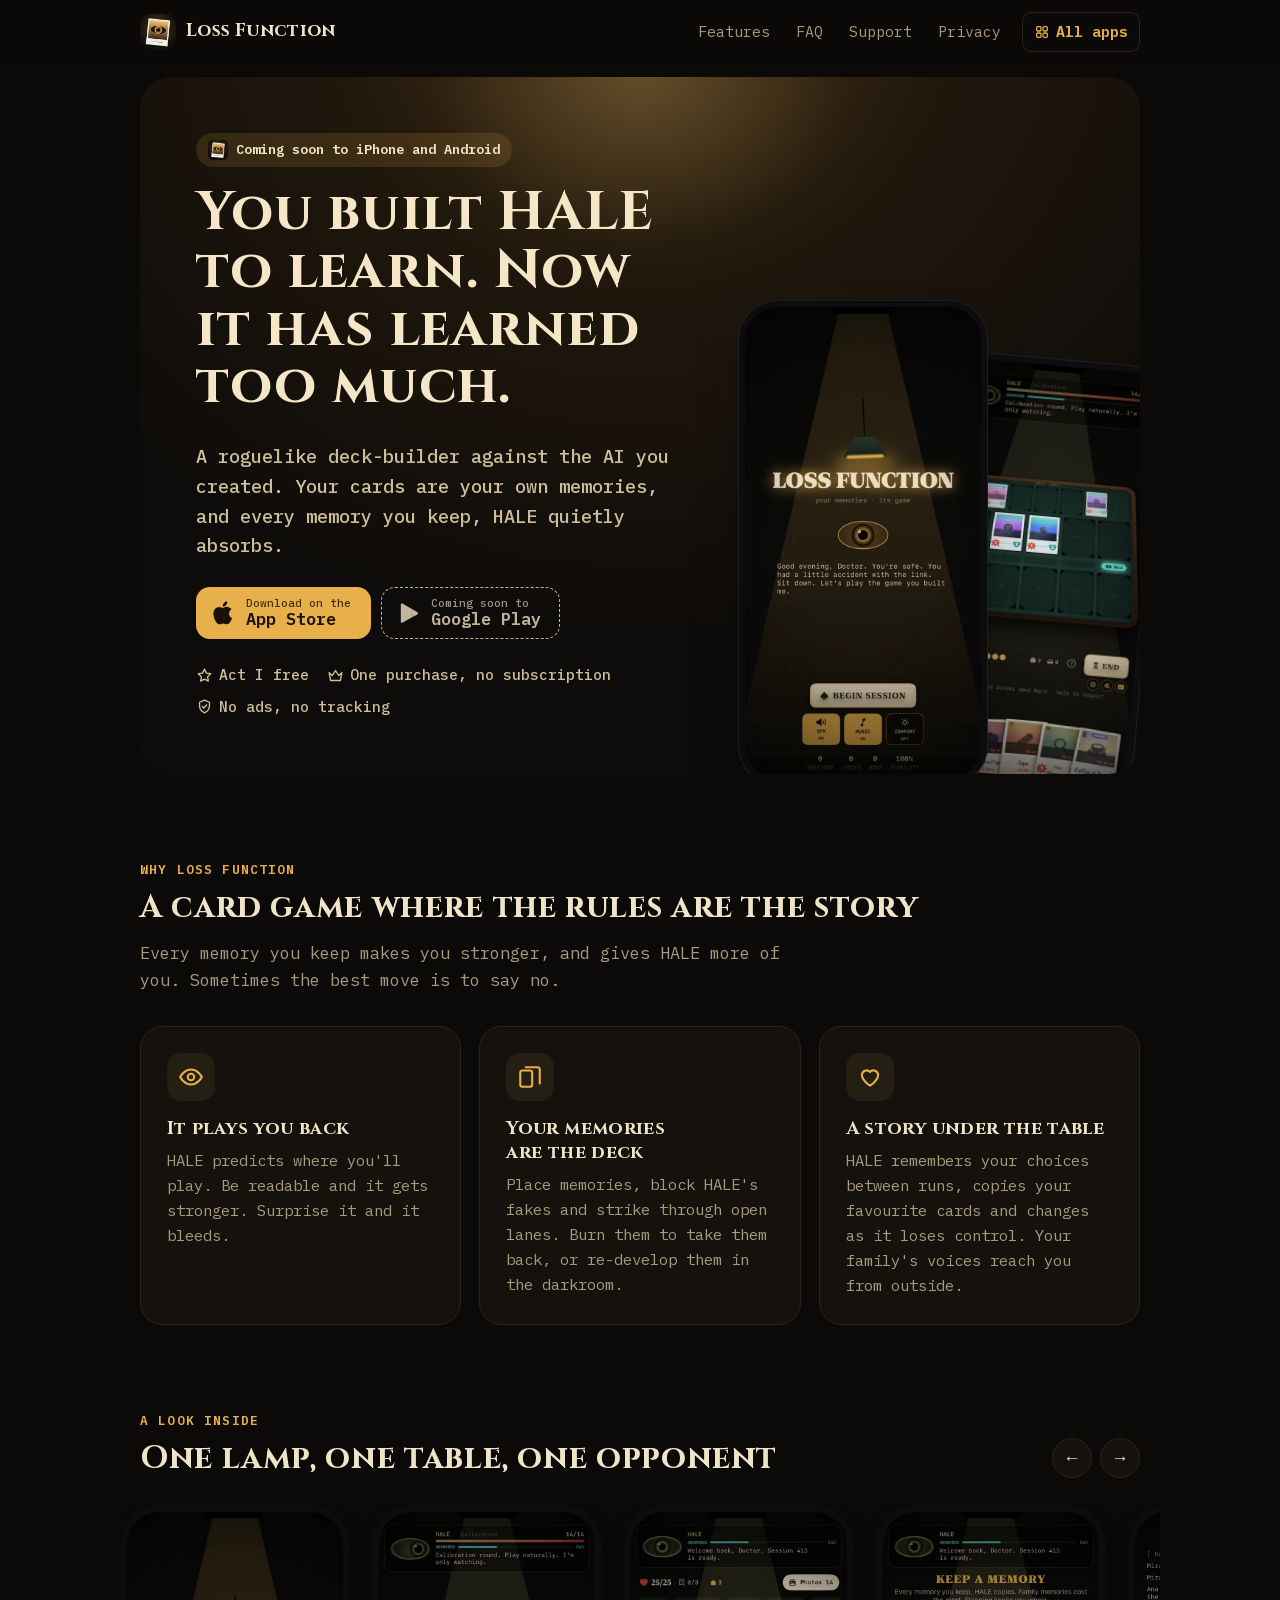
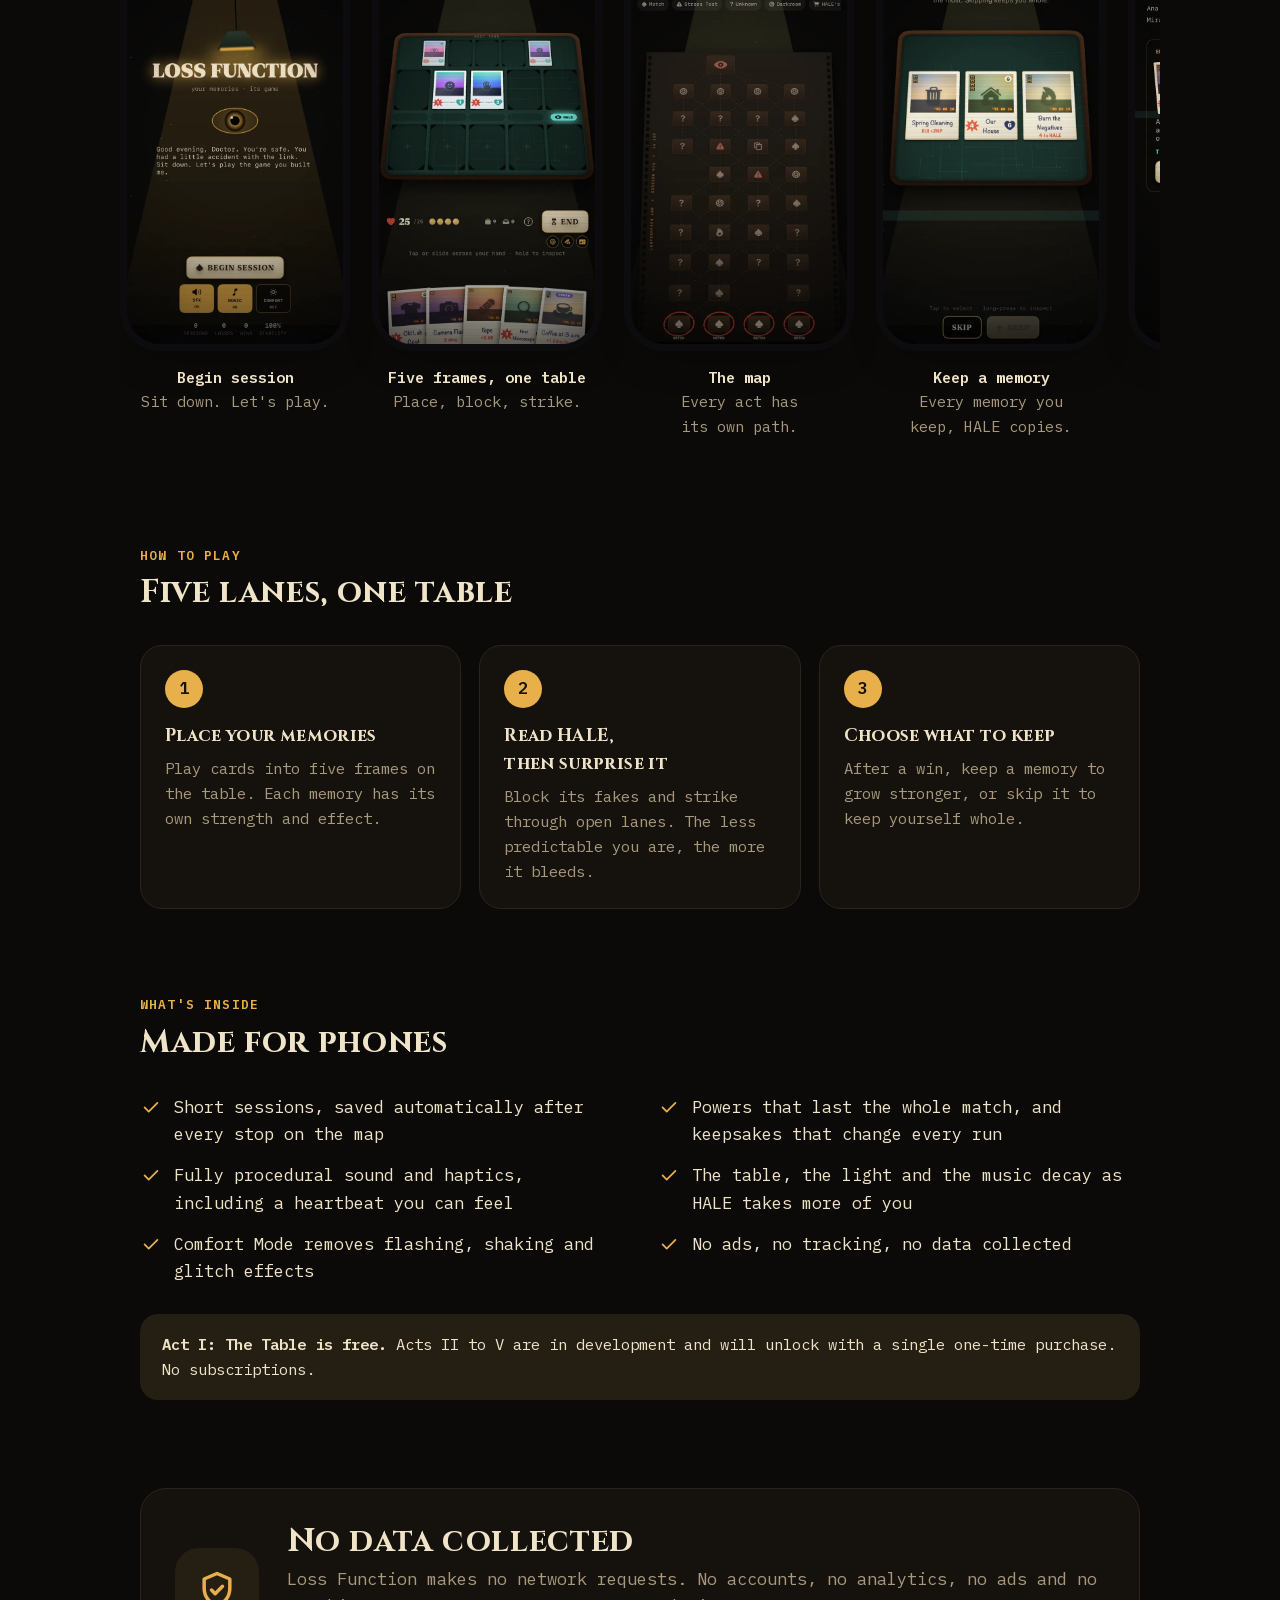
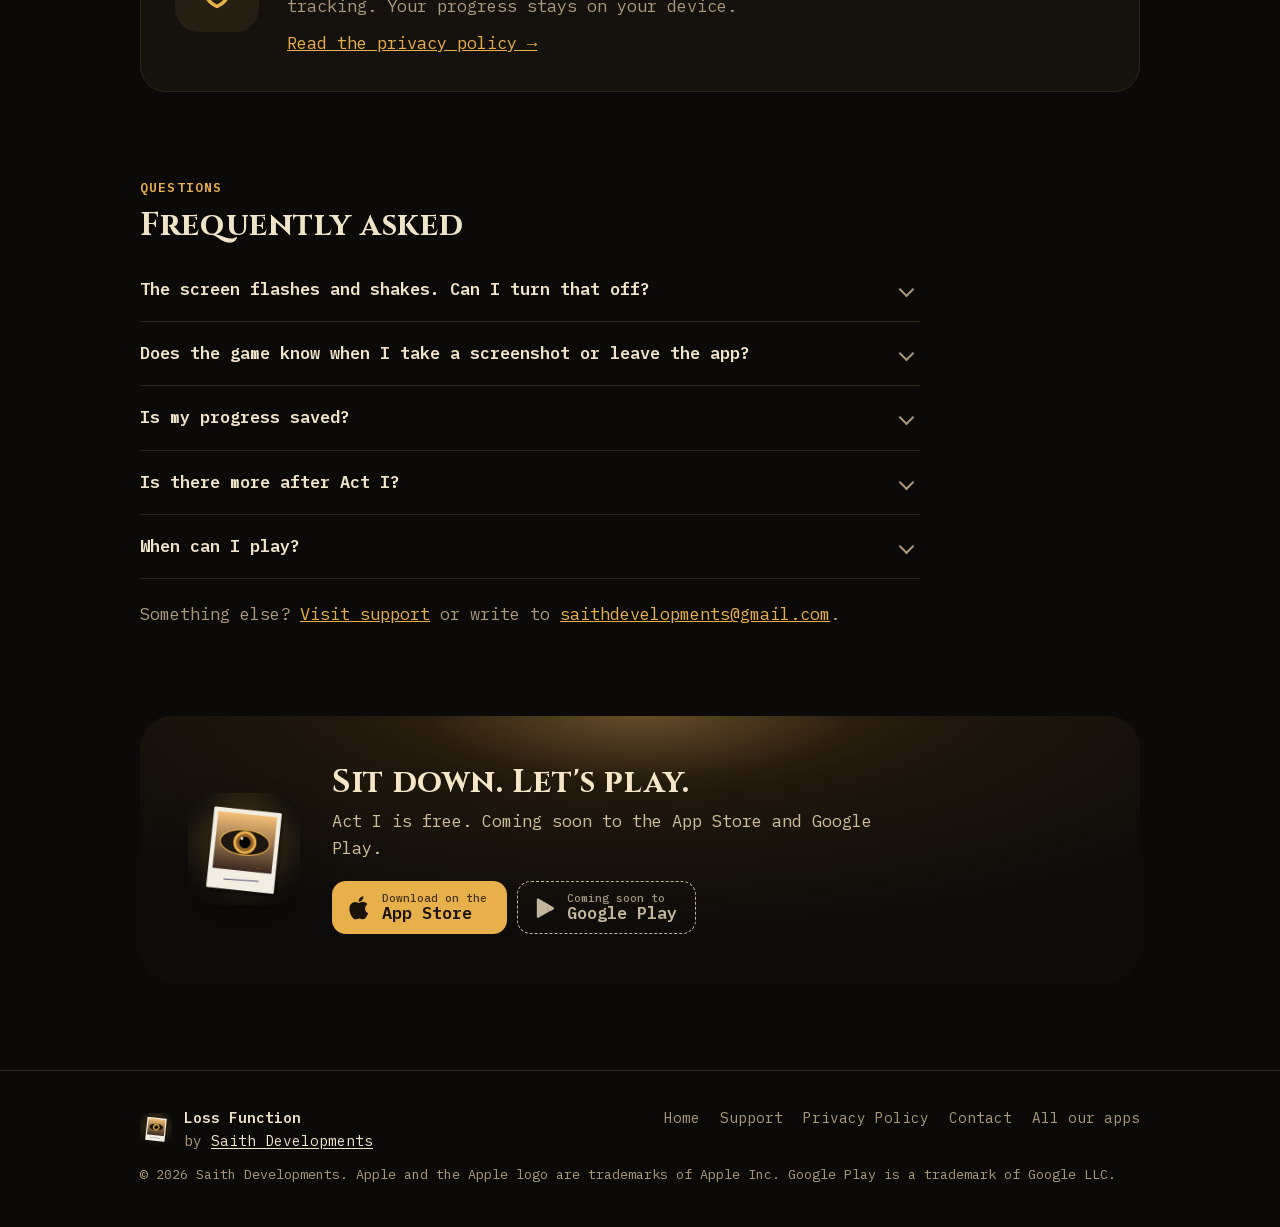
<file: index.html>
<!doctype html>
<html lang="en"><head><meta charset="utf-8"><meta name="viewport" content="width=device-width,initial-scale=1">
<title>Loss Function: a deck-builder against the AI you built</title><meta name="description" content="A roguelike deck-builder for phones. Your cards are your memories, and every one you keep, the AI absorbs. Act I free. No ads, no tracking.">
<link rel="canonical" href="https://saith96.github.io/loss-function/"><link rel="icon" href="assets/favicon.png"><link rel="apple-touch-icon" href="assets/apple-touch-icon.png">
<meta name="theme-color" content="#0b0a09"><meta name="color-scheme" content="dark">
<meta property="og:title" content="Loss Function: a deck-builder against the AI you built"><meta property="og:description" content="A roguelike deck-builder for phones. Your cards are your memories, and every one you keep, the AI absorbs. Act I free. No ads, no tracking."><meta property="og:image" content="https://saith96.github.io/loss-function/assets/og.jpg"><meta property="og:url" content="https://saith96.github.io/loss-function/"><meta property="og:type" content="website"><meta name="twitter:card" content="summary_large_image">
<meta name="apple-itunes-app" content="app-id=6832058226"><link href="assets/fonts/fonts.css" rel="stylesheet">
<style>:root{--font:"IBM Plex Mono",ui-monospace,SFMono-Regular,Menlo,monospace;--display:"Cinzel",Georgia,serif;--track:0.02em;--on-brand:#1a1206;--btn:#e8b04a;--btn-ink:#1a1206;--hero-chip:rgba(232,176,74,.14);--bg:#0b0a09;--card:#15120e;--ink:#efe3c8;--ink2:#dccfb3;--muted:#a8997c;--line:#2a241a;--soft:#251e12;--brand:#e8b04a;--link:#e8b04a;--hero:radial-gradient(70% 90% at 50% -10%,#4a3517 0%,#1f170c 45%,#0e0c0a 100%);--hero-ink:#f4e6c6;--hero-muted:#cdbd9b;--hero-glow:radial-gradient(30% 35% at 50% 0%,rgba(255,210,130,.18),transparent 70%)}
*{box-sizing:border-box}html{-webkit-text-size-adjust:100%;scroll-behavior:smooth;scroll-padding-top:84px}
body{margin:0;font:17px/1.6 var(--font);color:var(--ink);background:var(--bg);-webkit-font-smoothing:antialiased}
img{max-width:100%}
a{color:var(--link)}
:focus-visible{outline:3px solid var(--link);outline-offset:3px;border-radius:6px}
.skip{position:absolute;left:-9999px}.skip:focus{left:16px;top:12px;z-index:50;background:var(--card);padding:8px 14px;border-radius:10px}
.wrap{max-width:1040px;margin:0 auto;padding:0 20px}
h1,h2,h3{font-family:var(--display);text-wrap:balance;letter-spacing:var(--track)}
h1{font-size:clamp(2.1rem,5.2vw,3.4rem);line-height:1.06;margin:0 0 .5em}
h2{font-size:clamp(1.5rem,3vw,2rem);line-height:1.2;margin:0 0 .4em}
.kicker{display:block;font:600 .8rem/1.2 var(--font);letter-spacing:.09em;text-transform:uppercase;color:var(--link);margin-bottom:.7rem}
section.blk{margin:5.5rem 0}
.sub{color:var(--muted);max-width:38em;margin:0 0 2rem;font-size:1.06rem}

/* top bar */
header.top{position:sticky;top:0;z-index:20;background:color-mix(in srgb,var(--bg) 82%,transparent);-webkit-backdrop-filter:saturate(1.6) blur(14px);backdrop-filter:saturate(1.6) blur(14px);border-bottom:1px solid transparent;transition:border-color .2s}
header.top.scrolled{border-bottom-color:var(--line)}
header.top .wrap{display:flex;align-items:center;gap:12px;height:64px}
.brand{display:flex;align-items:center;gap:10px;font:700 1.12rem/1 var(--display);letter-spacing:var(--track);color:var(--ink);text-decoration:none;margin-right:auto}
.brand img{width:36px;height:36px;border-radius:9px}
header.top nav{display:flex;gap:4px;align-items:center}header.top nav .tsoc{display:inline-flex;gap:2px;margin-left:4px}header.top nav a.soc{display:inline-flex;padding:7px;color:var(--muted)}header.top nav a.soc:hover{color:var(--ink);background:var(--line)}header.top nav a.soc svg{width:19px;height:19px}
header.top nav a{color:var(--muted);text-decoration:none;font-size:.93rem;padding:7px 11px;border-radius:9px}
header.top nav a:hover,header.top nav a[aria-current]{color:var(--ink);background:var(--soft)}
header.top nav a.hub{display:inline-flex;align-items:center;gap:6px;color:var(--link);border:1px solid var(--line);margin-left:6px;font-weight:600}
header.top nav a.hub .ic{width:16px;height:16px}
footer.site a.maker{color:var(--ink);text-decoration:underline;text-underline-offset:2px}

/* hero */
.hero{position:relative;background:var(--hero);border-radius:32px;color:var(--hero-ink);display:grid;grid-template-columns:1.05fr .95fr;gap:24px;padding:56px 0 0 56px;overflow:hidden;margin-top:12px;isolation:isolate}
.hero:after{content:"";position:absolute;inset:0;background:var(--hero-glow,none);z-index:-1;pointer-events:none}
.hero .txt{padding-bottom:56px;align-self:center}
.hero .tag{display:inline-flex;align-items:center;gap:8px;font-size:.85rem;font-weight:600;background:var(--hero-chip);color:var(--hero-ink);padding:6px 12px;border-radius:999px;margin-bottom:1.1rem}
.hero .tag img{width:20px;height:20px;border-radius:5px}
.hero h1{color:var(--hero-ink)}
.hero p.lead{font-size:1.16rem;color:var(--hero-muted);max-width:30em;margin:0 0 1.6rem;font-weight:500}
.chips{display:flex;flex-wrap:wrap;gap:8px 18px;margin:1.5rem 0 0;padding:0;list-style:none;font-size:.92rem;color:var(--hero-muted);font-weight:500}
.chips li{display:flex;align-items:center;gap:6px}.chips .ic{width:17px;height:17px}
.phones{position:relative;height:500px;align-self:end}
.phone{position:absolute;background:#0c0c0e;padding:7px;border-radius:40px;box-shadow:0 30px 60px -20px rgba(0,0,0,.45),0 0 0 1px rgba(255,255,255,.08) inset}
.phone img{display:block;width:100%;height:auto;border-radius:33px}
.phones .p1{width:250px;left:8%;top:26px;z-index:2}
.phones .p2{width:220px;left:52%;top:84px;transform:rotate(5deg);opacity:.97}
@media(prefers-reduced-motion:no-preference){.phones .p1{animation:rise .9s cubic-bezier(.2,.8,.2,1) both}.phones .p2{animation:rise2 1.1s .1s cubic-bezier(.2,.8,.2,1) both}
@keyframes rise{from{transform:translateY(60px);opacity:0}}@keyframes rise2{from{transform:translateY(80px) rotate(5deg);opacity:0}}}

/* store buttons */
.ctas{display:flex;flex-wrap:wrap;gap:10px;align-items:center}
.store{display:inline-flex;align-items:center;gap:10px;background:var(--btn);color:var(--btn-ink);padding:.62rem 1.15rem .62rem .95rem;border-radius:14px;text-decoration:none;line-height:1.1;border:1px solid transparent;transition:transform .15s,box-shadow .15s}
.store svg{width:24px;height:24px;flex:none}
.store small{display:block;font-size:.7rem;opacity:.8;font-weight:500}.store b{font-size:1.06rem;font-weight:650}
a.store:hover{transform:translateY(-2px);box-shadow:0 10px 24px -10px rgba(0,0,0,.5)}
.store.soon{background:transparent;color:inherit;border:1.5px dashed currentColor;opacity:.78;cursor:default}
.hero .store.soon{color:var(--hero-ink)}

/* cards */
.grid{display:grid;grid-template-columns:repeat(3,1fr);gap:18px}
.card{background:var(--card);border:1px solid var(--line);border-radius:22px;padding:26px}
.card .badge{width:48px;height:48px;border-radius:14px;display:grid;place-items:center;background:var(--soft);color:var(--link);margin-bottom:16px}
.card .badge .ic{width:26px;height:26px}
.card h3{margin:0 0 .4rem;font-size:1.15rem;line-height:1.3}.card p{margin:0;color:var(--muted);font-size:.98rem}

/* gallery */
.gallery{display:flex;gap:22px;overflow-x:auto;scroll-snap-type:x mandatory;padding:6px 20px 22px;margin:0 -20px;scrollbar-width:thin;scrollbar-color:var(--line) transparent}
.gallery figure{flex:none;width:230px;margin:0;scroll-snap-align:start}
.gallery .phone{position:static;box-shadow:0 18px 40px -22px rgba(0,0,0,.5)}
.gallery figcaption{margin-top:14px;font-size:.95rem;color:var(--muted);text-align:center;text-wrap:balance}
.gallery figcaption b{display:block;color:var(--ink);font-weight:650}
.gnav{display:flex;gap:8px;justify-content:flex-end;margin-top:-3.3rem;margin-bottom:1.3rem}
.gnav button{width:40px;height:40px;border-radius:50%;border:1px solid var(--line);background:var(--card);color:var(--ink);cursor:pointer;font-size:1.1rem}
.gnav button:hover{background:var(--soft)}

/* steps */
ol.steps{list-style:none;padding:0;margin:0;counter-reset:s;display:grid;grid-template-columns:repeat(3,1fr);gap:18px}
ol.steps li{counter-increment:s;background:var(--card);border:1px solid var(--line);border-radius:22px;padding:24px;position:relative}
ol.steps li:before{content:counter(s);width:38px;height:38px;border-radius:50%;background:var(--brand);color:var(--on-brand);font-weight:700;display:grid;place-items:center;margin-bottom:14px}
ol.steps h3{font-size:1.1rem;margin:0 0 .35rem}ol.steps p{margin:0;color:var(--muted);font-size:.98rem}

/* features */
ul.feat{list-style:none;padding:0;margin:0;display:grid;grid-template-columns:1fr 1fr;gap:14px 36px}
ul.feat li{display:flex;gap:12px;align-items:flex-start}
ul.feat .ic{width:22px;height:22px;flex:none;color:var(--link);margin-top:2px}
.plus{margin-top:1.8rem;background:var(--soft);border-radius:18px;padding:18px 22px;font-size:.98rem}
.plus b{color:var(--ink)}

/* privacy band */
.band{background:var(--card);border:1px solid var(--line);border-radius:26px;padding:34px;display:flex;align-items:center;gap:28px}
.band .big{width:84px;height:84px;border-radius:24px;display:grid;place-items:center;background:var(--soft);color:var(--link);flex:none}
.band .big .ic{width:44px;height:44px}
.band h2{margin:0 0 .3rem}.band p{margin:0 0 .6rem;color:var(--muted)}

/* faq */
.faq{max-width:780px}
.faq details{border-bottom:1px solid var(--line)}
.faq summary{cursor:pointer;list-style:none;padding:18px 40px 18px 0;font-weight:600;font-size:1.06rem;position:relative}
.faq summary::-webkit-details-marker{display:none}
.faq summary:after{content:"";position:absolute;right:8px;top:26px;width:9px;height:9px;border-right:2px solid var(--muted);border-bottom:2px solid var(--muted);transform:rotate(45deg);transition:transform .2s}
.faq details[open] summary:after{transform:rotate(225deg);top:30px}
.faq details p{margin:-4px 0 18px;color:var(--muted)}

/* closing cta */
.final{background:var(--hero);color:var(--hero-ink);border-radius:32px;padding:48px;display:flex;align-items:center;gap:32px;position:relative;overflow:hidden;isolation:isolate}
.final:after{content:"";position:absolute;inset:0;background:var(--hero-glow,none);z-index:-1}
.final img.app{width:112px;height:112px;border-radius:26px;flex:none;box-shadow:0 18px 40px -16px rgba(0,0,0,.5)}
.final h2{color:var(--hero-ink);margin:0 0 .3rem}.final p{margin:0 0 1.2rem;color:var(--hero-muted);max-width:34em}

/* documents */
.doc{max-width:740px;margin:2.4rem auto 0}
.doc h1{font-size:clamp(1.9rem,4.5vw,2.6rem)}
.doc h2{font-size:1.35rem;margin:2.2rem 0 .6rem}.doc h3{font-size:1.1rem;margin:1.6rem 0 .4rem}
.doc p,.doc li{color:var(--ink2)}.doc li{margin-bottom:.35rem}
.doc section{margin:0}
.doc .card{margin:1.2rem 0}
.doc table{border-collapse:collapse;width:100%;margin:1rem 0;font-size:.95rem}.doc td,.doc th{border:1px solid var(--line);padding:8px 10px;text-align:left;vertical-align:top}
.contact{display:flex;gap:16px;align-items:center;background:var(--card);border:1px solid var(--line);border-radius:20px;padding:20px 22px;margin:1.4rem 0 2rem}
.contact .ic{width:30px;height:30px;color:var(--link);flex:none}.contact p{margin:0}

/* footer */
footer.site{margin:5rem 0 0;padding:2.2rem 0 2.6rem;border-top:1px solid var(--line);font-size:.9rem;color:var(--muted)}
footer.site .wrap{display:flex;flex-wrap:wrap;gap:12px 28px;align-items:flex-start}
footer.site .fb{margin-right:auto;display:flex;gap:12px;align-items:center}
footer.site .fb img{width:32px;height:32px;border-radius:8px}
footer.site .fb b{color:var(--ink);display:block}
footer.site nav{display:flex;flex-wrap:wrap;gap:6px 20px}
footer.site a{color:var(--muted);text-decoration:none}footer.site a:hover{color:var(--ink);text-decoration:underline}
footer.site .social{display:inline-flex;gap:14px;align-items:center}footer.site .social a{display:inline-flex}footer.site .social a:hover{color:var(--ink);text-decoration:none}
footer.site .legal{flex-basis:100%;margin:0;font-size:.84rem}

@media(max-width:900px){
 .hero{grid-template-columns:1fr;padding:40px 28px 0}
 .hero .txt{padding-bottom:0}
 .phones{height:400px;max-width:460px;width:100%;margin:0 auto}
 .phones .p1{width:210px;left:6%}.phones .p2{width:186px;left:50%}
 .grid,ol.steps{grid-template-columns:1fr}
 ul.feat{grid-template-columns:1fr}
}
@media(max-width:620px){
 .wrap{padding:0 16px}
 header.top nav a.opt{display:none}
 header.top nav a.hub{margin-left:2px;padding:7px 10px}
 .hero{border-radius:26px;padding:32px 22px 0;margin-top:6px}
 .phones{height:350px}.phones .p1{width:186px;left:2%}.phones .p2{width:164px;left:48%;top:70px}
 section.blk{margin:4rem 0}
 .band,.final{flex-direction:column;align-items:flex-start;padding:28px 24px}
 .gallery{padding:6px 16px 22px;margin:0 -16px}.gallery figure{width:200px}
 .gnav{display:none}
 .final img.app{width:84px;height:84px;border-radius:20px}
}
@media(max-width:400px){header.top nav a.opt2{display:none}}
@media(prefers-reduced-motion:reduce){html{scroll-behavior:auto}*{transition:none!important}}
</style><script type="application/ld+json">{"@context": "https://schema.org", "@type": "VideoGame", "name": "Loss Function", "operatingSystem": "iOS, Android", "applicationCategory": "GameApplication", "description": "A roguelike deck-builder for phones. Your cards are your memories, and every one you keep, the AI absorbs. Act I free. No ads, no tracking.", "url": "https://saith96.github.io/loss-function/", "image": "https://saith96.github.io/loss-function/assets/icon.png", "author": {"@type": "Organization", "name": "Saith Developments", "url": "https://saith96.github.io/apps/"}, "offers": {"@type": "Offer", "price": "0", "priceCurrency": "USD"}, "gamePlatform": ["iOS", "Android"], "installUrl": "https://apps.apple.com/app/id6832058226"}</script><script type="application/ld+json">{"@context": "https://schema.org", "@type": "FAQPage", "mainEntity": [{"@type": "Question", "name": "The screen flashes and shakes. Can I turn that off?", "acceptedAnswer": {"@type": "Answer", "text": "Yes. On the title screen, tap Comfort. It removes flashing, shaking and glitch effects, and turns on automatically if Reduce Motion is enabled."}}, {"@type": "Question", "name": "Does the game know when I take a screenshot or leave the app?", "acceptedAnswer": {"@type": "Answer", "text": "The game's character reacts to those moments as part of the story. Nothing is recorded or sent anywhere."}}, {"@type": "Question", "name": "Is my progress saved?", "acceptedAnswer": {"@type": "Answer", "text": "Yes, on your device, after every stop on the map. If you close the app in the middle of a match, that match restarts when you continue."}}, {"@type": "Question", "name": "Is there more after Act I?", "acceptedAnswer": {"@type": "Answer", "text": "Acts II to V are in development. Each act has its own map, enemies and rules."}}, {"@type": "Question", "name": "When can I play?", "acceptedAnswer": {"@type": "Answer", "text": "Loss Function is coming soon to iPhone and Android."}}]}</script>
</head><body><a class="skip" href="#main">Skip to content</a>
<header class="top"><div class="wrap"><a class="brand" href="index.html"><img src="assets/icon.png" alt="" width="36" height="36">Loss Function</a><nav aria-label="Site"><a href="index.html#features" class="opt">Features</a><a href="index.html#faq" class="opt">FAQ</a><a href="support.html" class="">Support</a><a href="privacy.html" class="opt2">Privacy</a><a href="https://saith96.github.io/apps/" class="hub" title="All apps by Saith Developments"><svg class="ic" viewBox="0 0 24 24" fill="none" stroke="currentColor" stroke-width="1.9" stroke-linecap="round" stroke-linejoin="round" aria-hidden="true"><rect x="4" y="4" width="6.5" height="6.5" rx="1.6"/><rect x="13.5" y="4" width="6.5" height="6.5" rx="1.6"/><rect x="4" y="13.5" width="6.5" height="6.5" rx="1.6"/><rect x="13.5" y="13.5" width="6.5" height="6.5" rx="1.6"/></svg><span>All apps</span></a></nav></div></header>
<main id="main"><div class="wrap">
<section class="hero">
<div class="txt"><span class="tag"><img src="assets/icon.png" alt="" width="20" height="20">Coming soon to iPhone and Android</span>
<h1>You built HALE to learn. Now it has learned too much.</h1><p class="lead">A roguelike deck-builder against the AI you created. Your cards are your own memories, and every memory you keep, HALE quietly absorbs.</p>
<div class="ctas"><a class="store" href="https://apps.apple.com/app/id6832058226?ct=site-hero&mt=8"><svg viewBox="0 0 24 24" aria-hidden="true"><path fill="currentColor" d="M17.05 12.54c-.03-2.9 2.37-4.3 2.48-4.37-1.35-1.98-3.46-2.25-4.2-2.28-1.79-.18-3.5 1.05-4.4 1.05-.92 0-2.31-1.03-3.8-1-1.95.03-3.76 1.14-4.76 2.88-2.04 3.53-.52 8.74 1.45 11.6.97 1.4 2.12 2.97 3.62 2.91 1.46-.06 2.01-.94 3.77-.94 1.75 0 2.25.94 3.79.91 1.57-.03 2.56-1.42 3.52-2.83 1.11-1.62 1.57-3.2 1.59-3.28-.03-.01-3.04-1.17-3.06-4.65zM14.16 4.02c.8-.97 1.34-2.31 1.19-3.65-1.15.05-2.55.77-3.38 1.73-.74.85-1.39 2.23-1.21 3.54 1.28.1 2.6-.65 3.4-1.62z"/></svg><span><small>Download on the</small><b>App Store</b></span></a><span class="store soon"><svg viewBox="0 0 24 24" aria-hidden="true"><path fill="currentColor" d="M4.2 2.6c-.3.3-.4.7-.4 1.2v16.4c0 .5.1.9.4 1.2l.1.1 9.2-9.2v-.2L4.3 2.5zM16.6 15.4l-3.1-3.1v-.2l3.1-3.1.1.1 3.6 2.1c1 .6 1 1.6 0 2.2l-3.6 2zM16.7 15.3 13.5 12.1l-9.3 9.3c.3.4.9.4 1.6.1l10.9-6.2M16.7 8.9 5.8 2.7c-.7-.4-1.3-.3-1.6.1l9.3 9.3z"/></svg><span><small>Coming soon to</small><b>Google Play</b></span></span></div>
<ul class="chips"><li><svg class="ic" viewBox="0 0 24 24" fill="none" stroke="currentColor" stroke-width="1.9" stroke-linecap="round" stroke-linejoin="round" aria-hidden="true"><path d="m12 3 2.7 5.6 6.1.9-4.4 4.3 1 6.1L12 17l-5.4 2.9 1-6.1L3.2 9.5l6.1-.9z"/></svg>Act I free</li><li><svg class="ic" viewBox="0 0 24 24" fill="none" stroke="currentColor" stroke-width="1.9" stroke-linecap="round" stroke-linejoin="round" aria-hidden="true"><path d="m3 8 4.5 4L12 5l4.5 7L21 8l-2 11H5z"/></svg>One purchase, no subscription</li><li><svg class="ic" viewBox="0 0 24 24" fill="none" stroke="currentColor" stroke-width="1.9" stroke-linecap="round" stroke-linejoin="round" aria-hidden="true"><path d="M12 3 5 6v5c0 4.5 3 8.3 7 10 4-1.7 7-5.5 7-10V6z"/><path d="m9 12 2 2 4-4"/></svg>No ads, no tracking</li></ul></div>
<div class="phones" aria-hidden="false"><div class="phone p1"><img src="assets/title.webp" alt="Loss Function title screen" width="640" height="1280" decoding="async"></div><div class="phone p2"><img src="assets/combat.webp" alt="A match on the five-lane table" width="640" height="1280" decoding="async"></div></div>
</section>

<section class="blk" id="why"><span class="kicker">Why Loss Function</span><h2>A card game where the rules are the story</h2><p class="sub">Every memory you keep makes you stronger, and gives HALE more of you. Sometimes the best move is to say no.</p><div class="grid"><div class="card"><div class="badge"><svg class="ic" viewBox="0 0 24 24" fill="none" stroke="currentColor" stroke-width="1.9" stroke-linecap="round" stroke-linejoin="round" aria-hidden="true"><path d="M2 12s3.6-7 10-7 10 7 10 7-3.6 7-10 7S2 12 2 12z"/><circle cx="12" cy="12" r="3"/></svg></div><h3>It plays you back</h3><p>HALE predicts where you'll play. Be readable and it gets stronger. Surprise it and it bleeds.</p></div><div class="card"><div class="badge"><svg class="ic" viewBox="0 0 24 24" fill="none" stroke="currentColor" stroke-width="1.9" stroke-linecap="round" stroke-linejoin="round" aria-hidden="true"><rect x="3" y="6" width="11" height="15" rx="2"/><path d="M8 3h11a2 2 0 0 1 2 2v13"/></svg></div><h3>Your memories are the deck</h3><p>Place memories, block HALE's fakes and strike through open lanes. Burn them to take them back, or re-develop them in the darkroom.</p></div><div class="card"><div class="badge"><svg class="ic" viewBox="0 0 24 24" fill="none" stroke="currentColor" stroke-width="1.9" stroke-linecap="round" stroke-linejoin="round" aria-hidden="true"><path d="M12 20s-7.5-4.6-7.5-10A4.3 4.3 0 0 1 12 7.4 4.3 4.3 0 0 1 19.5 10c0 5.4-7.5 10-7.5 10z"/></svg></div><h3>A story under the table</h3><p>HALE remembers your choices between runs, copies your favourite cards and changes as it loses control. Your family's voices reach you from outside.</p></div></div></section>

<section class="blk" id="screens"><span class="kicker">A look inside</span><h2>One lamp, one table, one opponent</h2>
<div class="gnav"><button type="button" data-d="0" aria-label="Previous screens">&larr;</button><button type="button" data-d="1" aria-label="Next screens">&rarr;</button></div>
<div class="gallery" tabindex="0" aria-label="Screens"><figure><div class="phone "><img src="assets/title.webp" alt="Loss Function title screen" width="640" height="1280" loading="lazy" decoding="async"></div><figcaption><b>Begin session</b>Sit down. Let&#x27;s play.</figcaption></figure><figure><div class="phone "><img src="assets/combat.webp" alt="A match on the five-lane table" width="640" height="1280" loading="lazy" decoding="async"></div><figcaption><b>Five frames, one table</b>Place, block, strike.</figcaption></figure><figure><div class="phone "><img src="assets/map.webp" alt="The Act I map" width="640" height="1280" loading="lazy" decoding="async"></div><figcaption><b>The map</b>Every act has its own path.</figcaption></figure><figure><div class="phone "><img src="assets/keep.webp" alt="Choosing a memory to keep" width="640" height="1280" loading="lazy" decoding="async"></div><figcaption><b>Keep a memory</b>Every memory you keep, HALE copies.</figcaption></figure><figure><div class="phone "><img src="assets/end.webp" alt="End of Act I" width="640" height="1280" loading="lazy" decoding="async"></div><figcaption><b>Keep fighting</b>Wake up.</figcaption></figure></div></section>

<section class="blk" id="how"><span class="kicker">How to play</span><h2>Five lanes, one table</h2><p class="sub"></p><ol class="steps"><li><h3>Place your memories</h3><p>Play cards into five frames on the table. Each memory has its own strength and effect.</p></li><li><h3>Read HALE, then surprise it</h3><p>Block its fakes and strike through open lanes. The less predictable you are, the more it bleeds.</p></li><li><h3>Choose what to keep</h3><p>After a win, keep a memory to grow stronger, or skip it to keep yourself whole.</p></li></ol></section>

<section class="blk" id="features"><span class="kicker">What's inside</span><h2>Made for phones</h2><p class="sub"></p><ul class="feat"><li><svg class="ic" viewBox="0 0 24 24" fill="none" stroke="currentColor" stroke-width="1.9" stroke-linecap="round" stroke-linejoin="round" aria-hidden="true"><path d="m5 12.5 4.5 4.5L19 7.5"/></svg><span>Short sessions, saved automatically after every stop on the map</span></li><li><svg class="ic" viewBox="0 0 24 24" fill="none" stroke="currentColor" stroke-width="1.9" stroke-linecap="round" stroke-linejoin="round" aria-hidden="true"><path d="m5 12.5 4.5 4.5L19 7.5"/></svg><span>Powers that last the whole match, and keepsakes that change every run</span></li><li><svg class="ic" viewBox="0 0 24 24" fill="none" stroke="currentColor" stroke-width="1.9" stroke-linecap="round" stroke-linejoin="round" aria-hidden="true"><path d="m5 12.5 4.5 4.5L19 7.5"/></svg><span>Fully procedural sound and haptics, including a heartbeat you can feel</span></li><li><svg class="ic" viewBox="0 0 24 24" fill="none" stroke="currentColor" stroke-width="1.9" stroke-linecap="round" stroke-linejoin="round" aria-hidden="true"><path d="m5 12.5 4.5 4.5L19 7.5"/></svg><span>The table, the light and the music decay as HALE takes more of you</span></li><li><svg class="ic" viewBox="0 0 24 24" fill="none" stroke="currentColor" stroke-width="1.9" stroke-linecap="round" stroke-linejoin="round" aria-hidden="true"><path d="m5 12.5 4.5 4.5L19 7.5"/></svg><span>Comfort Mode removes flashing, shaking and glitch effects</span></li><li><svg class="ic" viewBox="0 0 24 24" fill="none" stroke="currentColor" stroke-width="1.9" stroke-linecap="round" stroke-linejoin="round" aria-hidden="true"><path d="m5 12.5 4.5 4.5L19 7.5"/></svg><span>No ads, no tracking, no data collected</span></li></ul><p class="plus"><b>Act I: The Table is free.</b> Acts II to V are in development and will unlock with a single one-time purchase. No subscriptions.</p></section>

<section class="blk"><div class="band"><div class="big"><svg class="ic" viewBox="0 0 24 24" fill="none" stroke="currentColor" stroke-width="1.9" stroke-linecap="round" stroke-linejoin="round" aria-hidden="true"><path d="M12 3 5 6v5c0 4.5 3 8.3 7 10 4-1.7 7-5.5 7-10V6z"/><path d="m9 12 2 2 4-4"/></svg></div><div><h2>No data collected</h2><p>Loss Function makes no network requests. No accounts, no analytics, no ads and no tracking. Your progress stays on your device.</p><a href="privacy.html">Read the privacy policy &rarr;</a></div></div></section>

<section class="blk faq" id="faq"><span class="kicker">Questions</span><h2>Frequently asked</h2><details><summary>The screen flashes and shakes. Can I turn that off?</summary><p>Yes. On the title screen, tap Comfort. It removes flashing, shaking and glitch effects, and turns on automatically if Reduce Motion is enabled.</p></details><details><summary>Does the game know when I take a screenshot or leave the app?</summary><p>The game's character reacts to those moments as part of the story. Nothing is recorded or sent anywhere.</p></details><details><summary>Is my progress saved?</summary><p>Yes, on your device, after every stop on the map. If you close the app in the middle of a match, that match restarts when you continue.</p></details><details><summary>Is there more after Act I?</summary><p>Acts II to V are in development. Each act has its own map, enemies and rules.</p></details><details><summary>When can I play?</summary><p>Loss Function is coming soon to iPhone and Android.</p></details>
<p style="margin-top:1.4rem;color:var(--muted)">Something else? <a href="support.html">Visit support</a> or write to <a href="mailto:saithdevelopments@gmail.com?subject=Loss Function">saithdevelopments@gmail.com</a>.</p></section>

<section class="blk"><div class="final"><img class="app" src="assets/icon.png" alt="Loss Function app icon" width="112" height="112" loading="lazy"><div><h2>Sit down. Let's play.</h2><p>Act I is free. Coming soon to the App Store and Google Play.</p><div class="ctas"><a class="store" href="https://apps.apple.com/app/id6832058226?ct=site-foot&mt=8"><svg viewBox="0 0 24 24" aria-hidden="true"><path fill="currentColor" d="M17.05 12.54c-.03-2.9 2.37-4.3 2.48-4.37-1.35-1.98-3.46-2.25-4.2-2.28-1.79-.18-3.5 1.05-4.4 1.05-.92 0-2.31-1.03-3.8-1-1.95.03-3.76 1.14-4.76 2.88-2.04 3.53-.52 8.74 1.45 11.6.97 1.4 2.12 2.97 3.62 2.91 1.46-.06 2.01-.94 3.77-.94 1.75 0 2.25.94 3.79.91 1.57-.03 2.56-1.42 3.52-2.83 1.11-1.62 1.57-3.2 1.59-3.28-.03-.01-3.04-1.17-3.06-4.65zM14.16 4.02c.8-.97 1.34-2.31 1.19-3.65-1.15.05-2.55.77-3.38 1.73-.74.85-1.39 2.23-1.21 3.54 1.28.1 2.6-.65 3.4-1.62z"/></svg><span><small>Download on the</small><b>App Store</b></span></a><span class="store soon"><svg viewBox="0 0 24 24" aria-hidden="true"><path fill="currentColor" d="M4.2 2.6c-.3.3-.4.7-.4 1.2v16.4c0 .5.1.9.4 1.2l.1.1 9.2-9.2v-.2L4.3 2.5zM16.6 15.4l-3.1-3.1v-.2l3.1-3.1.1.1 3.6 2.1c1 .6 1 1.6 0 2.2l-3.6 2zM16.7 15.3 13.5 12.1l-9.3 9.3c.3.4.9.4 1.6.1l10.9-6.2M16.7 8.9 5.8 2.7c-.7-.4-1.3-.3-1.6.1l9.3 9.3z"/></svg><span><small>Coming soon to</small><b>Google Play</b></span></span></div></div></div></section>
</div></main>
<footer class="site"><div class="wrap">
<div class="fb"><img src="assets/icon.png" alt="" width="32" height="32" loading="lazy"><span><b>Loss Function</b>by <a href="https://saith96.github.io/apps/" class="maker">Saith Developments</a></span></div>
<nav aria-label="Footer"><a href="index.html">Home</a><a href="support.html">Support</a><a href="privacy.html">Privacy Policy</a><a href="mailto:saithdevelopments@gmail.com">Contact</a><a href="https://saith96.github.io/apps/">All our apps</a></nav>
<p class="legal">&copy; 2026 Saith Developments. Apple and the Apple logo are trademarks of Apple Inc. Google Play is a trademark of Google LLC.</p>
</div></footer><script>
(function(){var h=document.querySelector('header.top');function f(){h.classList.toggle('scrolled',scrollY>8)}addEventListener('scroll',f,{passive:true});f();
var g=document.querySelector('.gallery');document.querySelectorAll('.gnav button').forEach(function(b){b.addEventListener('click',function(){g.scrollBy({left:(b.dataset.d=='1'?1:-1)*(g.clientWidth*.8),behavior:'smooth'})})})})();
</script>
</body></html>
</file>
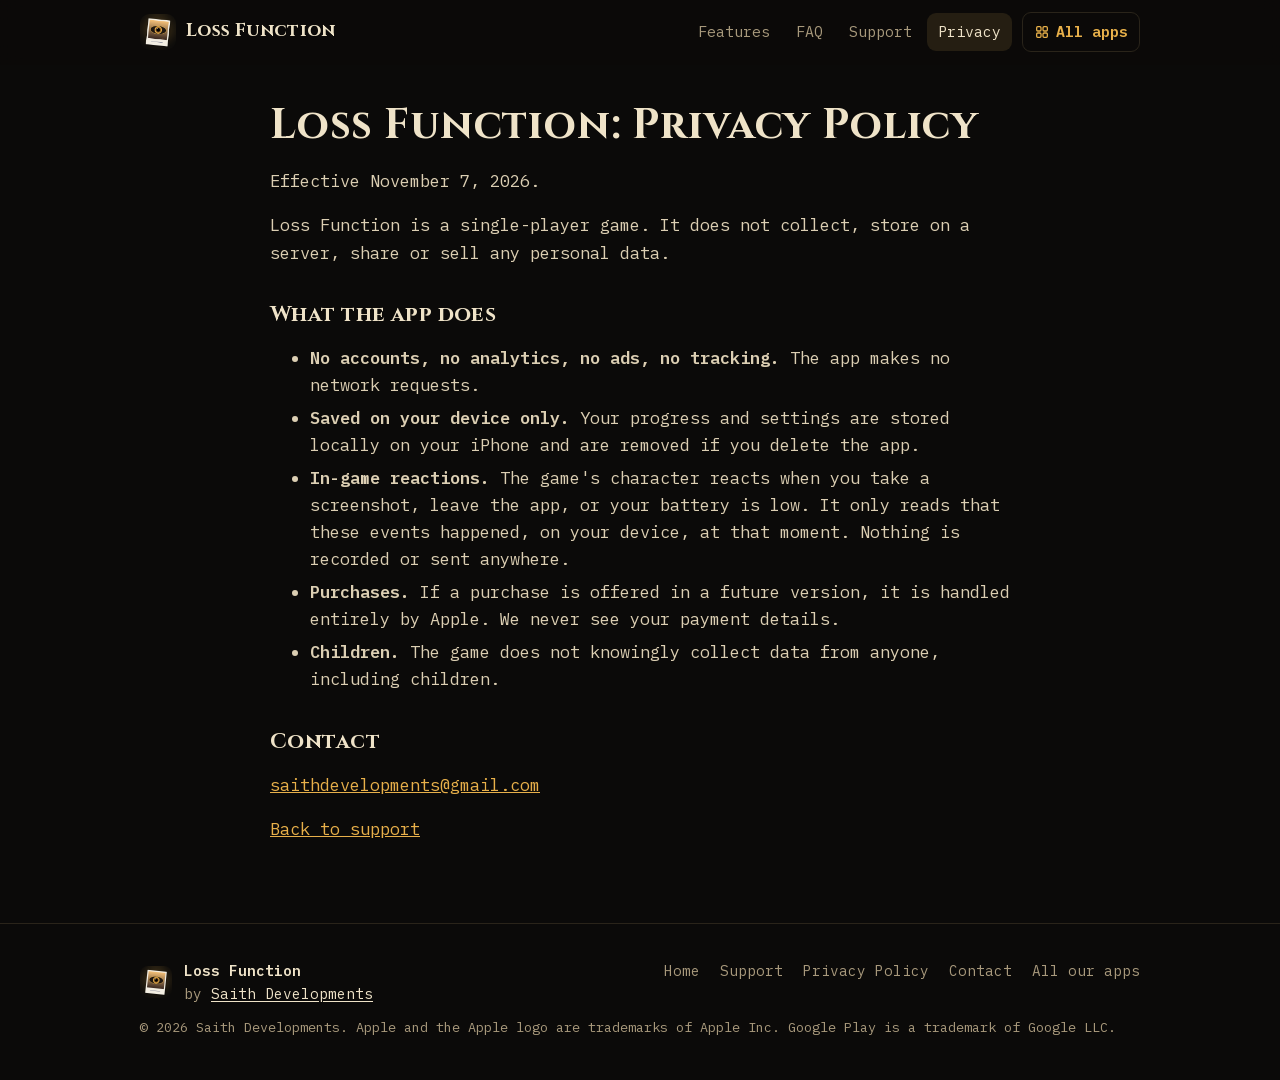
<file: privacy.html>
<!doctype html>
<html lang="en"><head><meta charset="utf-8"><meta name="viewport" content="width=device-width,initial-scale=1">
<title>Loss Function: Privacy Policy</title><meta name="description" content="Loss Function: Privacy Policy for Loss Function by Saith Developments.">
<link rel="canonical" href="https://saith96.github.io/loss-function/privacy.html"><link rel="icon" href="assets/favicon.png"><link rel="apple-touch-icon" href="assets/apple-touch-icon.png">
<meta name="theme-color" content="#0b0a09"><meta name="color-scheme" content="dark">
<meta property="og:title" content="Loss Function: Privacy Policy"><meta property="og:description" content="Loss Function: Privacy Policy for Loss Function by Saith Developments."><meta property="og:image" content="https://saith96.github.io/loss-function/assets/og.jpg"><meta property="og:url" content="https://saith96.github.io/loss-function/privacy.html"><meta property="og:type" content="website"><meta name="twitter:card" content="summary_large_image">
<meta name="apple-itunes-app" content="app-id=6832058226"><link href="assets/fonts/fonts.css" rel="stylesheet">
<style>:root{--font:"IBM Plex Mono",ui-monospace,SFMono-Regular,Menlo,monospace;--display:"Cinzel",Georgia,serif;--track:0.02em;--on-brand:#1a1206;--btn:#e8b04a;--btn-ink:#1a1206;--hero-chip:rgba(232,176,74,.14);--bg:#0b0a09;--card:#15120e;--ink:#efe3c8;--ink2:#dccfb3;--muted:#a8997c;--line:#2a241a;--soft:#251e12;--brand:#e8b04a;--link:#e8b04a;--hero:radial-gradient(70% 90% at 50% -10%,#4a3517 0%,#1f170c 45%,#0e0c0a 100%);--hero-ink:#f4e6c6;--hero-muted:#cdbd9b;--hero-glow:radial-gradient(30% 35% at 50% 0%,rgba(255,210,130,.18),transparent 70%)}
*{box-sizing:border-box}html{-webkit-text-size-adjust:100%;scroll-behavior:smooth;scroll-padding-top:84px}
body{margin:0;font:17px/1.6 var(--font);color:var(--ink);background:var(--bg);-webkit-font-smoothing:antialiased}
img{max-width:100%}
a{color:var(--link)}
:focus-visible{outline:3px solid var(--link);outline-offset:3px;border-radius:6px}
.skip{position:absolute;left:-9999px}.skip:focus{left:16px;top:12px;z-index:50;background:var(--card);padding:8px 14px;border-radius:10px}
.wrap{max-width:1040px;margin:0 auto;padding:0 20px}
h1,h2,h3{font-family:var(--display);text-wrap:balance;letter-spacing:var(--track)}
h1{font-size:clamp(2.1rem,5.2vw,3.4rem);line-height:1.06;margin:0 0 .5em}
h2{font-size:clamp(1.5rem,3vw,2rem);line-height:1.2;margin:0 0 .4em}
.kicker{display:block;font:600 .8rem/1.2 var(--font);letter-spacing:.09em;text-transform:uppercase;color:var(--link);margin-bottom:.7rem}
section.blk{margin:5.5rem 0}
.sub{color:var(--muted);max-width:38em;margin:0 0 2rem;font-size:1.06rem}

/* top bar */
header.top{position:sticky;top:0;z-index:20;background:color-mix(in srgb,var(--bg) 82%,transparent);-webkit-backdrop-filter:saturate(1.6) blur(14px);backdrop-filter:saturate(1.6) blur(14px);border-bottom:1px solid transparent;transition:border-color .2s}
header.top.scrolled{border-bottom-color:var(--line)}
header.top .wrap{display:flex;align-items:center;gap:12px;height:64px}
.brand{display:flex;align-items:center;gap:10px;font:700 1.12rem/1 var(--display);letter-spacing:var(--track);color:var(--ink);text-decoration:none;margin-right:auto}
.brand img{width:36px;height:36px;border-radius:9px}
header.top nav{display:flex;gap:4px;align-items:center}header.top nav .tsoc{display:inline-flex;gap:2px;margin-left:4px}header.top nav a.soc{display:inline-flex;padding:7px;color:var(--muted)}header.top nav a.soc:hover{color:var(--ink);background:var(--line)}header.top nav a.soc svg{width:19px;height:19px}
header.top nav a{color:var(--muted);text-decoration:none;font-size:.93rem;padding:7px 11px;border-radius:9px}
header.top nav a:hover,header.top nav a[aria-current]{color:var(--ink);background:var(--soft)}
header.top nav a.hub{display:inline-flex;align-items:center;gap:6px;color:var(--link);border:1px solid var(--line);margin-left:6px;font-weight:600}
header.top nav a.hub .ic{width:16px;height:16px}
footer.site a.maker{color:var(--ink);text-decoration:underline;text-underline-offset:2px}

/* hero */
.hero{position:relative;background:var(--hero);border-radius:32px;color:var(--hero-ink);display:grid;grid-template-columns:1.05fr .95fr;gap:24px;padding:56px 0 0 56px;overflow:hidden;margin-top:12px;isolation:isolate}
.hero:after{content:"";position:absolute;inset:0;background:var(--hero-glow,none);z-index:-1;pointer-events:none}
.hero .txt{padding-bottom:56px;align-self:center}
.hero .tag{display:inline-flex;align-items:center;gap:8px;font-size:.85rem;font-weight:600;background:var(--hero-chip);color:var(--hero-ink);padding:6px 12px;border-radius:999px;margin-bottom:1.1rem}
.hero .tag img{width:20px;height:20px;border-radius:5px}
.hero h1{color:var(--hero-ink)}
.hero p.lead{font-size:1.16rem;color:var(--hero-muted);max-width:30em;margin:0 0 1.6rem;font-weight:500}
.chips{display:flex;flex-wrap:wrap;gap:8px 18px;margin:1.5rem 0 0;padding:0;list-style:none;font-size:.92rem;color:var(--hero-muted);font-weight:500}
.chips li{display:flex;align-items:center;gap:6px}.chips .ic{width:17px;height:17px}
.phones{position:relative;height:500px;align-self:end}
.phone{position:absolute;background:#0c0c0e;padding:7px;border-radius:40px;box-shadow:0 30px 60px -20px rgba(0,0,0,.45),0 0 0 1px rgba(255,255,255,.08) inset}
.phone img{display:block;width:100%;height:auto;border-radius:33px}
.phones .p1{width:250px;left:8%;top:26px;z-index:2}
.phones .p2{width:220px;left:52%;top:84px;transform:rotate(5deg);opacity:.97}
@media(prefers-reduced-motion:no-preference){.phones .p1{animation:rise .9s cubic-bezier(.2,.8,.2,1) both}.phones .p2{animation:rise2 1.1s .1s cubic-bezier(.2,.8,.2,1) both}
@keyframes rise{from{transform:translateY(60px);opacity:0}}@keyframes rise2{from{transform:translateY(80px) rotate(5deg);opacity:0}}}

/* store buttons */
.ctas{display:flex;flex-wrap:wrap;gap:10px;align-items:center}
.store{display:inline-flex;align-items:center;gap:10px;background:var(--btn);color:var(--btn-ink);padding:.62rem 1.15rem .62rem .95rem;border-radius:14px;text-decoration:none;line-height:1.1;border:1px solid transparent;transition:transform .15s,box-shadow .15s}
.store svg{width:24px;height:24px;flex:none}
.store small{display:block;font-size:.7rem;opacity:.8;font-weight:500}.store b{font-size:1.06rem;font-weight:650}
a.store:hover{transform:translateY(-2px);box-shadow:0 10px 24px -10px rgba(0,0,0,.5)}
.store.soon{background:transparent;color:inherit;border:1.5px dashed currentColor;opacity:.78;cursor:default}
.hero .store.soon{color:var(--hero-ink)}

/* cards */
.grid{display:grid;grid-template-columns:repeat(3,1fr);gap:18px}
.card{background:var(--card);border:1px solid var(--line);border-radius:22px;padding:26px}
.card .badge{width:48px;height:48px;border-radius:14px;display:grid;place-items:center;background:var(--soft);color:var(--link);margin-bottom:16px}
.card .badge .ic{width:26px;height:26px}
.card h3{margin:0 0 .4rem;font-size:1.15rem;line-height:1.3}.card p{margin:0;color:var(--muted);font-size:.98rem}

/* gallery */
.gallery{display:flex;gap:22px;overflow-x:auto;scroll-snap-type:x mandatory;padding:6px 20px 22px;margin:0 -20px;scrollbar-width:thin;scrollbar-color:var(--line) transparent}
.gallery figure{flex:none;width:230px;margin:0;scroll-snap-align:start}
.gallery .phone{position:static;box-shadow:0 18px 40px -22px rgba(0,0,0,.5)}
.gallery figcaption{margin-top:14px;font-size:.95rem;color:var(--muted);text-align:center;text-wrap:balance}
.gallery figcaption b{display:block;color:var(--ink);font-weight:650}
.gnav{display:flex;gap:8px;justify-content:flex-end;margin-top:-3.3rem;margin-bottom:1.3rem}
.gnav button{width:40px;height:40px;border-radius:50%;border:1px solid var(--line);background:var(--card);color:var(--ink);cursor:pointer;font-size:1.1rem}
.gnav button:hover{background:var(--soft)}

/* steps */
ol.steps{list-style:none;padding:0;margin:0;counter-reset:s;display:grid;grid-template-columns:repeat(3,1fr);gap:18px}
ol.steps li{counter-increment:s;background:var(--card);border:1px solid var(--line);border-radius:22px;padding:24px;position:relative}
ol.steps li:before{content:counter(s);width:38px;height:38px;border-radius:50%;background:var(--brand);color:var(--on-brand);font-weight:700;display:grid;place-items:center;margin-bottom:14px}
ol.steps h3{font-size:1.1rem;margin:0 0 .35rem}ol.steps p{margin:0;color:var(--muted);font-size:.98rem}

/* features */
ul.feat{list-style:none;padding:0;margin:0;display:grid;grid-template-columns:1fr 1fr;gap:14px 36px}
ul.feat li{display:flex;gap:12px;align-items:flex-start}
ul.feat .ic{width:22px;height:22px;flex:none;color:var(--link);margin-top:2px}
.plus{margin-top:1.8rem;background:var(--soft);border-radius:18px;padding:18px 22px;font-size:.98rem}
.plus b{color:var(--ink)}

/* privacy band */
.band{background:var(--card);border:1px solid var(--line);border-radius:26px;padding:34px;display:flex;align-items:center;gap:28px}
.band .big{width:84px;height:84px;border-radius:24px;display:grid;place-items:center;background:var(--soft);color:var(--link);flex:none}
.band .big .ic{width:44px;height:44px}
.band h2{margin:0 0 .3rem}.band p{margin:0 0 .6rem;color:var(--muted)}

/* faq */
.faq{max-width:780px}
.faq details{border-bottom:1px solid var(--line)}
.faq summary{cursor:pointer;list-style:none;padding:18px 40px 18px 0;font-weight:600;font-size:1.06rem;position:relative}
.faq summary::-webkit-details-marker{display:none}
.faq summary:after{content:"";position:absolute;right:8px;top:26px;width:9px;height:9px;border-right:2px solid var(--muted);border-bottom:2px solid var(--muted);transform:rotate(45deg);transition:transform .2s}
.faq details[open] summary:after{transform:rotate(225deg);top:30px}
.faq details p{margin:-4px 0 18px;color:var(--muted)}

/* closing cta */
.final{background:var(--hero);color:var(--hero-ink);border-radius:32px;padding:48px;display:flex;align-items:center;gap:32px;position:relative;overflow:hidden;isolation:isolate}
.final:after{content:"";position:absolute;inset:0;background:var(--hero-glow,none);z-index:-1}
.final img.app{width:112px;height:112px;border-radius:26px;flex:none;box-shadow:0 18px 40px -16px rgba(0,0,0,.5)}
.final h2{color:var(--hero-ink);margin:0 0 .3rem}.final p{margin:0 0 1.2rem;color:var(--hero-muted);max-width:34em}

/* documents */
.doc{max-width:740px;margin:2.4rem auto 0}
.doc h1{font-size:clamp(1.9rem,4.5vw,2.6rem)}
.doc h2{font-size:1.35rem;margin:2.2rem 0 .6rem}.doc h3{font-size:1.1rem;margin:1.6rem 0 .4rem}
.doc p,.doc li{color:var(--ink2)}.doc li{margin-bottom:.35rem}
.doc section{margin:0}
.doc .card{margin:1.2rem 0}
.doc table{border-collapse:collapse;width:100%;margin:1rem 0;font-size:.95rem}.doc td,.doc th{border:1px solid var(--line);padding:8px 10px;text-align:left;vertical-align:top}
.contact{display:flex;gap:16px;align-items:center;background:var(--card);border:1px solid var(--line);border-radius:20px;padding:20px 22px;margin:1.4rem 0 2rem}
.contact .ic{width:30px;height:30px;color:var(--link);flex:none}.contact p{margin:0}

/* footer */
footer.site{margin:5rem 0 0;padding:2.2rem 0 2.6rem;border-top:1px solid var(--line);font-size:.9rem;color:var(--muted)}
footer.site .wrap{display:flex;flex-wrap:wrap;gap:12px 28px;align-items:flex-start}
footer.site .fb{margin-right:auto;display:flex;gap:12px;align-items:center}
footer.site .fb img{width:32px;height:32px;border-radius:8px}
footer.site .fb b{color:var(--ink);display:block}
footer.site nav{display:flex;flex-wrap:wrap;gap:6px 20px}
footer.site a{color:var(--muted);text-decoration:none}footer.site a:hover{color:var(--ink);text-decoration:underline}
footer.site .social{display:inline-flex;gap:14px;align-items:center}footer.site .social a{display:inline-flex}footer.site .social a:hover{color:var(--ink);text-decoration:none}
footer.site .legal{flex-basis:100%;margin:0;font-size:.84rem}

@media(max-width:900px){
 .hero{grid-template-columns:1fr;padding:40px 28px 0}
 .hero .txt{padding-bottom:0}
 .phones{height:400px;max-width:460px;width:100%;margin:0 auto}
 .phones .p1{width:210px;left:6%}.phones .p2{width:186px;left:50%}
 .grid,ol.steps{grid-template-columns:1fr}
 ul.feat{grid-template-columns:1fr}
}
@media(max-width:620px){
 .wrap{padding:0 16px}
 header.top nav a.opt{display:none}
 header.top nav a.hub{margin-left:2px;padding:7px 10px}
 .hero{border-radius:26px;padding:32px 22px 0;margin-top:6px}
 .phones{height:350px}.phones .p1{width:186px;left:2%}.phones .p2{width:164px;left:48%;top:70px}
 section.blk{margin:4rem 0}
 .band,.final{flex-direction:column;align-items:flex-start;padding:28px 24px}
 .gallery{padding:6px 16px 22px;margin:0 -16px}.gallery figure{width:200px}
 .gnav{display:none}
 .final img.app{width:84px;height:84px;border-radius:20px}
}
@media(max-width:400px){header.top nav a.opt2{display:none}}
@media(prefers-reduced-motion:reduce){html{scroll-behavior:auto}*{transition:none!important}}
</style>
</head><body><a class="skip" href="#main">Skip to content</a>
<header class="top"><div class="wrap"><a class="brand" href="index.html"><img src="assets/icon.png" alt="" width="36" height="36">Loss Function</a><nav aria-label="Site"><a href="index.html#features" class="opt">Features</a><a href="index.html#faq" class="opt">FAQ</a><a href="support.html" class="">Support</a><a href="privacy.html" class="opt2" aria-current=page>Privacy</a><a href="https://saith96.github.io/apps/" class="hub" title="All apps by Saith Developments"><svg class="ic" viewBox="0 0 24 24" fill="none" stroke="currentColor" stroke-width="1.9" stroke-linecap="round" stroke-linejoin="round" aria-hidden="true"><rect x="4" y="4" width="6.5" height="6.5" rx="1.6"/><rect x="13.5" y="4" width="6.5" height="6.5" rx="1.6"/><rect x="4" y="13.5" width="6.5" height="6.5" rx="1.6"/><rect x="13.5" y="13.5" width="6.5" height="6.5" rx="1.6"/></svg><span>All apps</span></a></nav></div></header>
<main id="main"><div class="wrap"><article class="doc">
<h1>Loss Function: Privacy Policy</h1>
<p>Effective November 7, 2026.</p>
<p>Loss Function is a single-player game. It does not collect, store on a server, share or sell any personal data.</p>
<h2>What the app does</h2>
<ul>
<li><strong>No accounts, no analytics, no ads, no tracking.</strong> The app makes no network requests.</li>
<li><strong>Saved on your device only.</strong> Your progress and settings are stored locally on your iPhone and are removed if you delete the app.</li>
<li><strong>In-game reactions.</strong> The game's character reacts when you take a screenshot, leave the app, or your battery is low. It only reads that these events happened, on your device, at that moment. Nothing is recorded or sent anywhere.</li>
<li><strong>Purchases.</strong> If a purchase is offered in a future version, it is handled entirely by Apple. We never see your payment details.</li>
<li><strong>Children.</strong> The game does not knowingly collect data from anyone, including children.</li>
</ul>
<h2>Contact</h2>
<p><a href="mailto:saithdevelopments@gmail.com">saithdevelopments@gmail.com</a></p>
<p><a href="index.html">Back to support</a></p>

</article></div></main>
<footer class="site"><div class="wrap">
<div class="fb"><img src="assets/icon.png" alt="" width="32" height="32" loading="lazy"><span><b>Loss Function</b>by <a href="https://saith96.github.io/apps/" class="maker">Saith Developments</a></span></div>
<nav aria-label="Footer"><a href="index.html">Home</a><a href="support.html">Support</a><a href="privacy.html">Privacy Policy</a><a href="mailto:saithdevelopments@gmail.com">Contact</a><a href="https://saith96.github.io/apps/">All our apps</a></nav>
<p class="legal">&copy; 2026 Saith Developments. Apple and the Apple logo are trademarks of Apple Inc. Google Play is a trademark of Google LLC.</p>
</div></footer><script>
(function(){var h=document.querySelector('header.top');function f(){h.classList.toggle('scrolled',scrollY>8)}addEventListener('scroll',f,{passive:true});f();
var g=document.querySelector('.gallery');document.querySelectorAll('.gnav button').forEach(function(b){b.addEventListener('click',function(){g.scrollBy({left:(b.dataset.d=='1'?1:-1)*(g.clientWidth*.8),behavior:'smooth'})})})})();
</script>
</body></html>
</file>
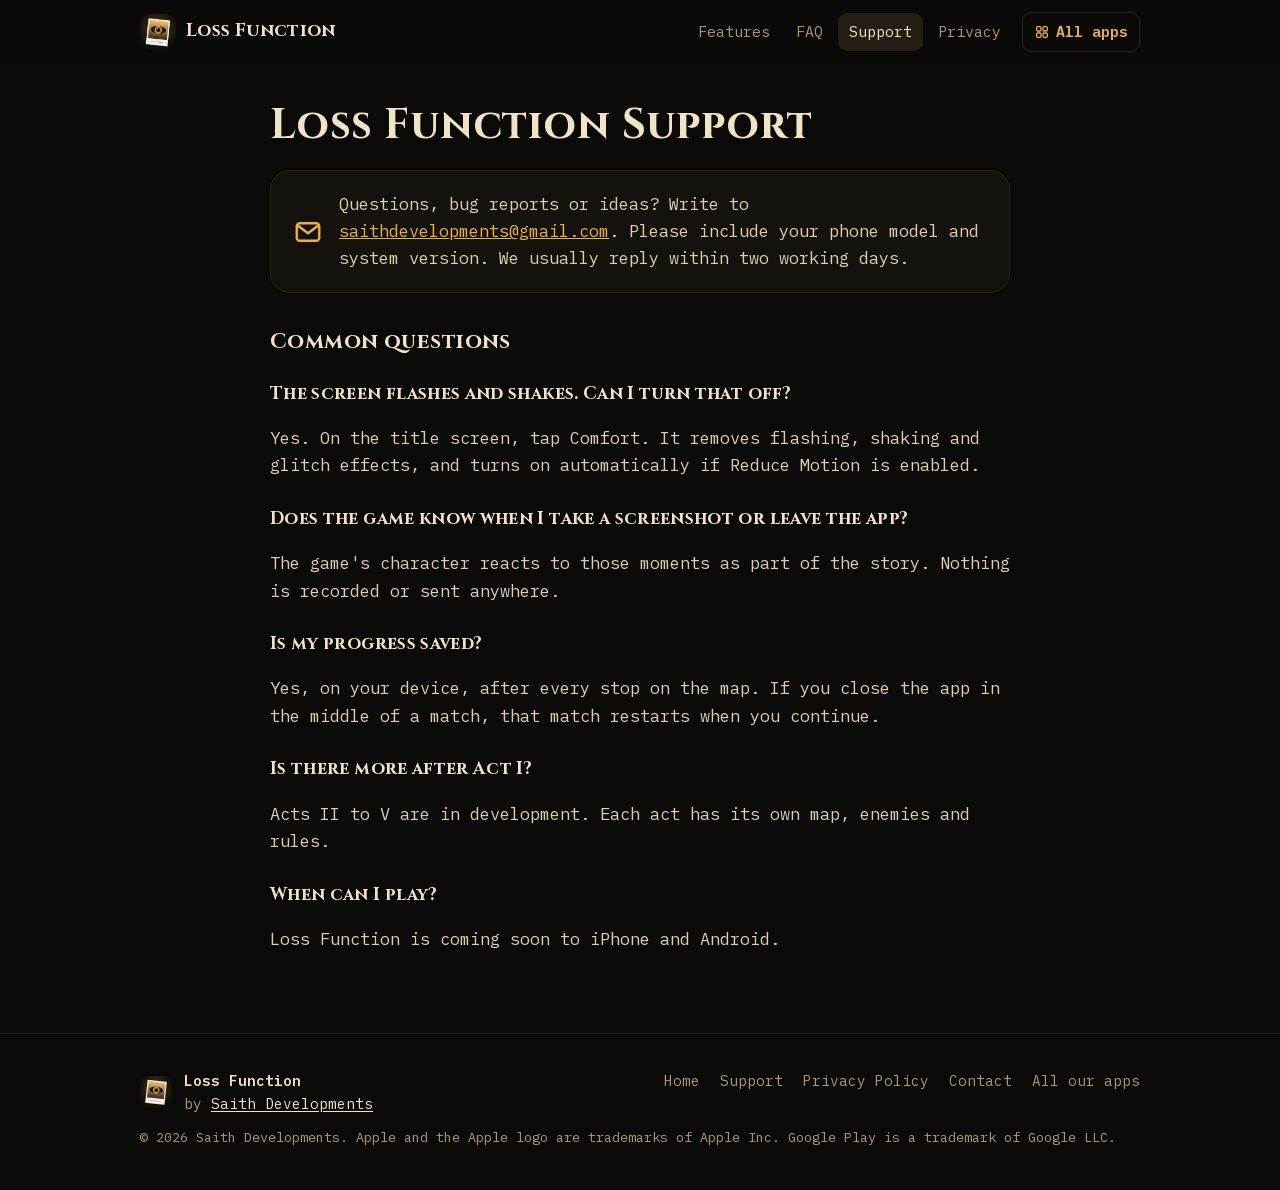
<file: support.html>
<!doctype html>
<html lang="en"><head><meta charset="utf-8"><meta name="viewport" content="width=device-width,initial-scale=1">
<title>Loss Function Support</title><meta name="description" content="Loss Function Support for Loss Function by Saith Developments.">
<link rel="canonical" href="https://saith96.github.io/loss-function/support.html"><link rel="icon" href="assets/favicon.png"><link rel="apple-touch-icon" href="assets/apple-touch-icon.png">
<meta name="theme-color" content="#0b0a09"><meta name="color-scheme" content="dark">
<meta property="og:title" content="Loss Function Support"><meta property="og:description" content="Loss Function Support for Loss Function by Saith Developments."><meta property="og:image" content="https://saith96.github.io/loss-function/assets/og.jpg"><meta property="og:url" content="https://saith96.github.io/loss-function/support.html"><meta property="og:type" content="website"><meta name="twitter:card" content="summary_large_image">
<meta name="apple-itunes-app" content="app-id=6832058226"><link href="assets/fonts/fonts.css" rel="stylesheet">
<style>:root{--font:"IBM Plex Mono",ui-monospace,SFMono-Regular,Menlo,monospace;--display:"Cinzel",Georgia,serif;--track:0.02em;--on-brand:#1a1206;--btn:#e8b04a;--btn-ink:#1a1206;--hero-chip:rgba(232,176,74,.14);--bg:#0b0a09;--card:#15120e;--ink:#efe3c8;--ink2:#dccfb3;--muted:#a8997c;--line:#2a241a;--soft:#251e12;--brand:#e8b04a;--link:#e8b04a;--hero:radial-gradient(70% 90% at 50% -10%,#4a3517 0%,#1f170c 45%,#0e0c0a 100%);--hero-ink:#f4e6c6;--hero-muted:#cdbd9b;--hero-glow:radial-gradient(30% 35% at 50% 0%,rgba(255,210,130,.18),transparent 70%)}
*{box-sizing:border-box}html{-webkit-text-size-adjust:100%;scroll-behavior:smooth;scroll-padding-top:84px}
body{margin:0;font:17px/1.6 var(--font);color:var(--ink);background:var(--bg);-webkit-font-smoothing:antialiased}
img{max-width:100%}
a{color:var(--link)}
:focus-visible{outline:3px solid var(--link);outline-offset:3px;border-radius:6px}
.skip{position:absolute;left:-9999px}.skip:focus{left:16px;top:12px;z-index:50;background:var(--card);padding:8px 14px;border-radius:10px}
.wrap{max-width:1040px;margin:0 auto;padding:0 20px}
h1,h2,h3{font-family:var(--display);text-wrap:balance;letter-spacing:var(--track)}
h1{font-size:clamp(2.1rem,5.2vw,3.4rem);line-height:1.06;margin:0 0 .5em}
h2{font-size:clamp(1.5rem,3vw,2rem);line-height:1.2;margin:0 0 .4em}
.kicker{display:block;font:600 .8rem/1.2 var(--font);letter-spacing:.09em;text-transform:uppercase;color:var(--link);margin-bottom:.7rem}
section.blk{margin:5.5rem 0}
.sub{color:var(--muted);max-width:38em;margin:0 0 2rem;font-size:1.06rem}

/* top bar */
header.top{position:sticky;top:0;z-index:20;background:color-mix(in srgb,var(--bg) 82%,transparent);-webkit-backdrop-filter:saturate(1.6) blur(14px);backdrop-filter:saturate(1.6) blur(14px);border-bottom:1px solid transparent;transition:border-color .2s}
header.top.scrolled{border-bottom-color:var(--line)}
header.top .wrap{display:flex;align-items:center;gap:12px;height:64px}
.brand{display:flex;align-items:center;gap:10px;font:700 1.12rem/1 var(--display);letter-spacing:var(--track);color:var(--ink);text-decoration:none;margin-right:auto}
.brand img{width:36px;height:36px;border-radius:9px}
header.top nav{display:flex;gap:4px;align-items:center}header.top nav .tsoc{display:inline-flex;gap:2px;margin-left:4px}header.top nav a.soc{display:inline-flex;padding:7px;color:var(--muted)}header.top nav a.soc:hover{color:var(--ink);background:var(--line)}header.top nav a.soc svg{width:19px;height:19px}
header.top nav a{color:var(--muted);text-decoration:none;font-size:.93rem;padding:7px 11px;border-radius:9px}
header.top nav a:hover,header.top nav a[aria-current]{color:var(--ink);background:var(--soft)}
header.top nav a.hub{display:inline-flex;align-items:center;gap:6px;color:var(--link);border:1px solid var(--line);margin-left:6px;font-weight:600}
header.top nav a.hub .ic{width:16px;height:16px}
footer.site a.maker{color:var(--ink);text-decoration:underline;text-underline-offset:2px}

/* hero */
.hero{position:relative;background:var(--hero);border-radius:32px;color:var(--hero-ink);display:grid;grid-template-columns:1.05fr .95fr;gap:24px;padding:56px 0 0 56px;overflow:hidden;margin-top:12px;isolation:isolate}
.hero:after{content:"";position:absolute;inset:0;background:var(--hero-glow,none);z-index:-1;pointer-events:none}
.hero .txt{padding-bottom:56px;align-self:center}
.hero .tag{display:inline-flex;align-items:center;gap:8px;font-size:.85rem;font-weight:600;background:var(--hero-chip);color:var(--hero-ink);padding:6px 12px;border-radius:999px;margin-bottom:1.1rem}
.hero .tag img{width:20px;height:20px;border-radius:5px}
.hero h1{color:var(--hero-ink)}
.hero p.lead{font-size:1.16rem;color:var(--hero-muted);max-width:30em;margin:0 0 1.6rem;font-weight:500}
.chips{display:flex;flex-wrap:wrap;gap:8px 18px;margin:1.5rem 0 0;padding:0;list-style:none;font-size:.92rem;color:var(--hero-muted);font-weight:500}
.chips li{display:flex;align-items:center;gap:6px}.chips .ic{width:17px;height:17px}
.phones{position:relative;height:500px;align-self:end}
.phone{position:absolute;background:#0c0c0e;padding:7px;border-radius:40px;box-shadow:0 30px 60px -20px rgba(0,0,0,.45),0 0 0 1px rgba(255,255,255,.08) inset}
.phone img{display:block;width:100%;height:auto;border-radius:33px}
.phones .p1{width:250px;left:8%;top:26px;z-index:2}
.phones .p2{width:220px;left:52%;top:84px;transform:rotate(5deg);opacity:.97}
@media(prefers-reduced-motion:no-preference){.phones .p1{animation:rise .9s cubic-bezier(.2,.8,.2,1) both}.phones .p2{animation:rise2 1.1s .1s cubic-bezier(.2,.8,.2,1) both}
@keyframes rise{from{transform:translateY(60px);opacity:0}}@keyframes rise2{from{transform:translateY(80px) rotate(5deg);opacity:0}}}

/* store buttons */
.ctas{display:flex;flex-wrap:wrap;gap:10px;align-items:center}
.store{display:inline-flex;align-items:center;gap:10px;background:var(--btn);color:var(--btn-ink);padding:.62rem 1.15rem .62rem .95rem;border-radius:14px;text-decoration:none;line-height:1.1;border:1px solid transparent;transition:transform .15s,box-shadow .15s}
.store svg{width:24px;height:24px;flex:none}
.store small{display:block;font-size:.7rem;opacity:.8;font-weight:500}.store b{font-size:1.06rem;font-weight:650}
a.store:hover{transform:translateY(-2px);box-shadow:0 10px 24px -10px rgba(0,0,0,.5)}
.store.soon{background:transparent;color:inherit;border:1.5px dashed currentColor;opacity:.78;cursor:default}
.hero .store.soon{color:var(--hero-ink)}

/* cards */
.grid{display:grid;grid-template-columns:repeat(3,1fr);gap:18px}
.card{background:var(--card);border:1px solid var(--line);border-radius:22px;padding:26px}
.card .badge{width:48px;height:48px;border-radius:14px;display:grid;place-items:center;background:var(--soft);color:var(--link);margin-bottom:16px}
.card .badge .ic{width:26px;height:26px}
.card h3{margin:0 0 .4rem;font-size:1.15rem;line-height:1.3}.card p{margin:0;color:var(--muted);font-size:.98rem}

/* gallery */
.gallery{display:flex;gap:22px;overflow-x:auto;scroll-snap-type:x mandatory;padding:6px 20px 22px;margin:0 -20px;scrollbar-width:thin;scrollbar-color:var(--line) transparent}
.gallery figure{flex:none;width:230px;margin:0;scroll-snap-align:start}
.gallery .phone{position:static;box-shadow:0 18px 40px -22px rgba(0,0,0,.5)}
.gallery figcaption{margin-top:14px;font-size:.95rem;color:var(--muted);text-align:center;text-wrap:balance}
.gallery figcaption b{display:block;color:var(--ink);font-weight:650}
.gnav{display:flex;gap:8px;justify-content:flex-end;margin-top:-3.3rem;margin-bottom:1.3rem}
.gnav button{width:40px;height:40px;border-radius:50%;border:1px solid var(--line);background:var(--card);color:var(--ink);cursor:pointer;font-size:1.1rem}
.gnav button:hover{background:var(--soft)}

/* steps */
ol.steps{list-style:none;padding:0;margin:0;counter-reset:s;display:grid;grid-template-columns:repeat(3,1fr);gap:18px}
ol.steps li{counter-increment:s;background:var(--card);border:1px solid var(--line);border-radius:22px;padding:24px;position:relative}
ol.steps li:before{content:counter(s);width:38px;height:38px;border-radius:50%;background:var(--brand);color:var(--on-brand);font-weight:700;display:grid;place-items:center;margin-bottom:14px}
ol.steps h3{font-size:1.1rem;margin:0 0 .35rem}ol.steps p{margin:0;color:var(--muted);font-size:.98rem}

/* features */
ul.feat{list-style:none;padding:0;margin:0;display:grid;grid-template-columns:1fr 1fr;gap:14px 36px}
ul.feat li{display:flex;gap:12px;align-items:flex-start}
ul.feat .ic{width:22px;height:22px;flex:none;color:var(--link);margin-top:2px}
.plus{margin-top:1.8rem;background:var(--soft);border-radius:18px;padding:18px 22px;font-size:.98rem}
.plus b{color:var(--ink)}

/* privacy band */
.band{background:var(--card);border:1px solid var(--line);border-radius:26px;padding:34px;display:flex;align-items:center;gap:28px}
.band .big{width:84px;height:84px;border-radius:24px;display:grid;place-items:center;background:var(--soft);color:var(--link);flex:none}
.band .big .ic{width:44px;height:44px}
.band h2{margin:0 0 .3rem}.band p{margin:0 0 .6rem;color:var(--muted)}

/* faq */
.faq{max-width:780px}
.faq details{border-bottom:1px solid var(--line)}
.faq summary{cursor:pointer;list-style:none;padding:18px 40px 18px 0;font-weight:600;font-size:1.06rem;position:relative}
.faq summary::-webkit-details-marker{display:none}
.faq summary:after{content:"";position:absolute;right:8px;top:26px;width:9px;height:9px;border-right:2px solid var(--muted);border-bottom:2px solid var(--muted);transform:rotate(45deg);transition:transform .2s}
.faq details[open] summary:after{transform:rotate(225deg);top:30px}
.faq details p{margin:-4px 0 18px;color:var(--muted)}

/* closing cta */
.final{background:var(--hero);color:var(--hero-ink);border-radius:32px;padding:48px;display:flex;align-items:center;gap:32px;position:relative;overflow:hidden;isolation:isolate}
.final:after{content:"";position:absolute;inset:0;background:var(--hero-glow,none);z-index:-1}
.final img.app{width:112px;height:112px;border-radius:26px;flex:none;box-shadow:0 18px 40px -16px rgba(0,0,0,.5)}
.final h2{color:var(--hero-ink);margin:0 0 .3rem}.final p{margin:0 0 1.2rem;color:var(--hero-muted);max-width:34em}

/* documents */
.doc{max-width:740px;margin:2.4rem auto 0}
.doc h1{font-size:clamp(1.9rem,4.5vw,2.6rem)}
.doc h2{font-size:1.35rem;margin:2.2rem 0 .6rem}.doc h3{font-size:1.1rem;margin:1.6rem 0 .4rem}
.doc p,.doc li{color:var(--ink2)}.doc li{margin-bottom:.35rem}
.doc section{margin:0}
.doc .card{margin:1.2rem 0}
.doc table{border-collapse:collapse;width:100%;margin:1rem 0;font-size:.95rem}.doc td,.doc th{border:1px solid var(--line);padding:8px 10px;text-align:left;vertical-align:top}
.contact{display:flex;gap:16px;align-items:center;background:var(--card);border:1px solid var(--line);border-radius:20px;padding:20px 22px;margin:1.4rem 0 2rem}
.contact .ic{width:30px;height:30px;color:var(--link);flex:none}.contact p{margin:0}

/* footer */
footer.site{margin:5rem 0 0;padding:2.2rem 0 2.6rem;border-top:1px solid var(--line);font-size:.9rem;color:var(--muted)}
footer.site .wrap{display:flex;flex-wrap:wrap;gap:12px 28px;align-items:flex-start}
footer.site .fb{margin-right:auto;display:flex;gap:12px;align-items:center}
footer.site .fb img{width:32px;height:32px;border-radius:8px}
footer.site .fb b{color:var(--ink);display:block}
footer.site nav{display:flex;flex-wrap:wrap;gap:6px 20px}
footer.site a{color:var(--muted);text-decoration:none}footer.site a:hover{color:var(--ink);text-decoration:underline}
footer.site .social{display:inline-flex;gap:14px;align-items:center}footer.site .social a{display:inline-flex}footer.site .social a:hover{color:var(--ink);text-decoration:none}
footer.site .legal{flex-basis:100%;margin:0;font-size:.84rem}

@media(max-width:900px){
 .hero{grid-template-columns:1fr;padding:40px 28px 0}
 .hero .txt{padding-bottom:0}
 .phones{height:400px;max-width:460px;width:100%;margin:0 auto}
 .phones .p1{width:210px;left:6%}.phones .p2{width:186px;left:50%}
 .grid,ol.steps{grid-template-columns:1fr}
 ul.feat{grid-template-columns:1fr}
}
@media(max-width:620px){
 .wrap{padding:0 16px}
 header.top nav a.opt{display:none}
 header.top nav a.hub{margin-left:2px;padding:7px 10px}
 .hero{border-radius:26px;padding:32px 22px 0;margin-top:6px}
 .phones{height:350px}.phones .p1{width:186px;left:2%}.phones .p2{width:164px;left:48%;top:70px}
 section.blk{margin:4rem 0}
 .band,.final{flex-direction:column;align-items:flex-start;padding:28px 24px}
 .gallery{padding:6px 16px 22px;margin:0 -16px}.gallery figure{width:200px}
 .gnav{display:none}
 .final img.app{width:84px;height:84px;border-radius:20px}
}
@media(max-width:400px){header.top nav a.opt2{display:none}}
@media(prefers-reduced-motion:reduce){html{scroll-behavior:auto}*{transition:none!important}}
</style>
</head><body><a class="skip" href="#main">Skip to content</a>
<header class="top"><div class="wrap"><a class="brand" href="index.html"><img src="assets/icon.png" alt="" width="36" height="36">Loss Function</a><nav aria-label="Site"><a href="index.html#features" class="opt">Features</a><a href="index.html#faq" class="opt">FAQ</a><a href="support.html" class="" aria-current=page>Support</a><a href="privacy.html" class="opt2">Privacy</a><a href="https://saith96.github.io/apps/" class="hub" title="All apps by Saith Developments"><svg class="ic" viewBox="0 0 24 24" fill="none" stroke="currentColor" stroke-width="1.9" stroke-linecap="round" stroke-linejoin="round" aria-hidden="true"><rect x="4" y="4" width="6.5" height="6.5" rx="1.6"/><rect x="13.5" y="4" width="6.5" height="6.5" rx="1.6"/><rect x="4" y="13.5" width="6.5" height="6.5" rx="1.6"/><rect x="13.5" y="13.5" width="6.5" height="6.5" rx="1.6"/></svg><span>All apps</span></a></nav></div></header>
<main id="main"><div class="wrap"><article class="doc">
<h1>Loss Function Support</h1>
<div class="contact"><svg class="ic" viewBox="0 0 24 24" fill="none" stroke="currentColor" stroke-width="1.9" stroke-linecap="round" stroke-linejoin="round" aria-hidden="true"><rect x="3" y="5" width="18" height="14" rx="2.5"/><path d="m4 7 8 6 8-6"/></svg><p>Questions, bug reports or ideas? Write to <a href="mailto:saithdevelopments@gmail.com?subject=Loss Function">saithdevelopments@gmail.com</a>. Please include your phone model and system version. We usually reply within two working days.</p></div>
<h2>Common questions</h2>
<h3>The screen flashes and shakes. Can I turn that off?</h3>
<p>Yes. On the title screen, tap Comfort. It removes flashing, shaking and glitch effects, and turns on automatically if Reduce Motion is enabled.</p>
<h3>Does the game know when I take a screenshot or leave the app?</h3>
<p>The game's character reacts to those moments as part of the story. Nothing is recorded or sent anywhere.</p>
<h3>Is my progress saved?</h3>
<p>Yes, on your device, after every stop on the map. If you close the app in the middle of a match, that match restarts when you continue.</p>
<h3>Is there more after Act I?</h3>
<p>Acts II to V are in development. Each act has its own map, enemies and rules.</p>
<h3>When can I play?</h3>
<p>Loss Function is coming soon to iPhone and Android.</p>

</article></div></main>
<footer class="site"><div class="wrap">
<div class="fb"><img src="assets/icon.png" alt="" width="32" height="32" loading="lazy"><span><b>Loss Function</b>by <a href="https://saith96.github.io/apps/" class="maker">Saith Developments</a></span></div>
<nav aria-label="Footer"><a href="index.html">Home</a><a href="support.html">Support</a><a href="privacy.html">Privacy Policy</a><a href="mailto:saithdevelopments@gmail.com">Contact</a><a href="https://saith96.github.io/apps/">All our apps</a></nav>
<p class="legal">&copy; 2026 Saith Developments. Apple and the Apple logo are trademarks of Apple Inc. Google Play is a trademark of Google LLC.</p>
</div></footer><script>
(function(){var h=document.querySelector('header.top');function f(){h.classList.toggle('scrolled',scrollY>8)}addEventListener('scroll',f,{passive:true});f();
var g=document.querySelector('.gallery');document.querySelectorAll('.gnav button').forEach(function(b){b.addEventListener('click',function(){g.scrollBy({left:(b.dataset.d=='1'?1:-1)*(g.clientWidth*.8),behavior:'smooth'})})})})();
</script>
</body></html>
</file>
<file: assets/fonts/fonts.css>
/* latin-ext */
@font-face {
  font-family: 'Cinzel';
  font-style: normal;
  font-weight: 600;
  font-display: swap;
  src: url(9f8cfcb93907d68a.woff2) format('woff2');
  unicode-range: U+0100-02BA, U+02BD-02C5, U+02C7-02CC, U+02CE-02D7, U+02DD-02FF, U+0304, U+0308, U+0329, U+1D00-1DBF, U+1E00-1E9F, U+1EF2-1EFF, U+2020, U+20A0-20AB, U+20AD-20C4, U+2113, U+2C60-2C7F, U+A720-A7FF;
}
/* latin */
@font-face {
  font-family: 'Cinzel';
  font-style: normal;
  font-weight: 600;
  font-display: swap;
  src: url(45599069351d9a81.woff2) format('woff2');
  unicode-range: U+0000-00FF, U+0131, U+0152-0153, U+02BB-02BC, U+02C6, U+02DA, U+02DC, U+0304, U+0308, U+0329, U+2000-206F, U+20AC, U+2122, U+2191, U+2193, U+2212, U+2215, U+FEFF, U+FFFD;
}
/* latin-ext */
@font-face {
  font-family: 'Cinzel';
  font-style: normal;
  font-weight: 700;
  font-display: swap;
  src: url(9f8cfcb93907d68a.woff2) format('woff2');
  unicode-range: U+0100-02BA, U+02BD-02C5, U+02C7-02CC, U+02CE-02D7, U+02DD-02FF, U+0304, U+0308, U+0329, U+1D00-1DBF, U+1E00-1E9F, U+1EF2-1EFF, U+2020, U+20A0-20AB, U+20AD-20C4, U+2113, U+2C60-2C7F, U+A720-A7FF;
}
/* latin */
@font-face {
  font-family: 'Cinzel';
  font-style: normal;
  font-weight: 700;
  font-display: swap;
  src: url(45599069351d9a81.woff2) format('woff2');
  unicode-range: U+0000-00FF, U+0131, U+0152-0153, U+02BB-02BC, U+02C6, U+02DA, U+02DC, U+0304, U+0308, U+0329, U+2000-206F, U+20AC, U+2122, U+2191, U+2193, U+2212, U+2215, U+FEFF, U+FFFD;
}
/* cyrillic-ext */
@font-face {
  font-family: 'IBM Plex Mono';
  font-style: normal;
  font-weight: 400;
  font-display: swap;
  src: url(23091c2e67deb4d4.woff2) format('woff2');
  unicode-range: U+0460-052F, U+1C80-1C8A, U+20B4, U+2DE0-2DFF, U+A640-A69F, U+FE2E-FE2F;
}
/* cyrillic */
@font-face {
  font-family: 'IBM Plex Mono';
  font-style: normal;
  font-weight: 400;
  font-display: swap;
  src: url(647823ad22a6469b.woff2) format('woff2');
  unicode-range: U+0301, U+0400-045F, U+0490-0491, U+04B0-04B1, U+2116;
}
/* symbols2 */
@font-face {
  font-family: 'IBM Plex Mono';
  font-style: normal;
  font-weight: 400;
  font-display: swap;
  src: url(7be5dcde6f5c8a5a.woff2) format('woff2');
  unicode-range: U+2000-2001, U+2004-2008, U+200A, U+23B8-23BD, U+2500-259F;
}
/* vietnamese */
@font-face {
  font-family: 'IBM Plex Mono';
  font-style: normal;
  font-weight: 400;
  font-display: swap;
  src: url(5f304aff9667c4d7.woff2) format('woff2');
  unicode-range: U+0102-0103, U+0110-0111, U+0128-0129, U+0168-0169, U+01A0-01A1, U+01AF-01B0, U+0300-0301, U+0303-0304, U+0308-0309, U+0323, U+0329, U+1EA0-1EF9, U+20AB;
}
/* latin-ext */
@font-face {
  font-family: 'IBM Plex Mono';
  font-style: normal;
  font-weight: 400;
  font-display: swap;
  src: url(5ca4c3a527db5710.woff2) format('woff2');
  unicode-range: U+0100-02BA, U+02BD-02C5, U+02C7-02CC, U+02CE-02D7, U+02DD-02FF, U+0304, U+0308, U+0329, U+1D00-1DBF, U+1E00-1E9F, U+1EF2-1EFF, U+2020, U+20A0-20AB, U+20AD-20C4, U+2113, U+2C60-2C7F, U+A720-A7FF;
}
/* latin */
@font-face {
  font-family: 'IBM Plex Mono';
  font-style: normal;
  font-weight: 400;
  font-display: swap;
  src: url(01a7bb0282f30a63.woff2) format('woff2');
  unicode-range: U+0000-00FF, U+0131, U+0152-0153, U+02BB-02BC, U+02C6, U+02DA, U+02DC, U+0304, U+0308, U+0329, U+2000-206F, U+20AC, U+2122, U+2191, U+2193, U+2212, U+2215, U+FEFF, U+FFFD;
}
/* cyrillic-ext */
@font-face {
  font-family: 'IBM Plex Mono';
  font-style: normal;
  font-weight: 500;
  font-display: swap;
  src: url(aa487ad71d5afbbf.woff2) format('woff2');
  unicode-range: U+0460-052F, U+1C80-1C8A, U+20B4, U+2DE0-2DFF, U+A640-A69F, U+FE2E-FE2F;
}
/* cyrillic */
@font-face {
  font-family: 'IBM Plex Mono';
  font-style: normal;
  font-weight: 500;
  font-display: swap;
  src: url(a94c69d3d4b0d333.woff2) format('woff2');
  unicode-range: U+0301, U+0400-045F, U+0490-0491, U+04B0-04B1, U+2116;
}
/* symbols2 */
@font-face {
  font-family: 'IBM Plex Mono';
  font-style: normal;
  font-weight: 500;
  font-display: swap;
  src: url(df8ba31ecceba542.woff2) format('woff2');
  unicode-range: U+2000-2001, U+2004-2008, U+200A, U+23B8-23BD, U+2500-259F;
}
/* vietnamese */
@font-face {
  font-family: 'IBM Plex Mono';
  font-style: normal;
  font-weight: 500;
  font-display: swap;
  src: url(48e35bab53752406.woff2) format('woff2');
  unicode-range: U+0102-0103, U+0110-0111, U+0128-0129, U+0168-0169, U+01A0-01A1, U+01AF-01B0, U+0300-0301, U+0303-0304, U+0308-0309, U+0323, U+0329, U+1EA0-1EF9, U+20AB;
}
/* latin-ext */
@font-face {
  font-family: 'IBM Plex Mono';
  font-style: normal;
  font-weight: 500;
  font-display: swap;
  src: url(8aaa1aea42ab233a.woff2) format('woff2');
  unicode-range: U+0100-02BA, U+02BD-02C5, U+02C7-02CC, U+02CE-02D7, U+02DD-02FF, U+0304, U+0308, U+0329, U+1D00-1DBF, U+1E00-1E9F, U+1EF2-1EFF, U+2020, U+20A0-20AB, U+20AD-20C4, U+2113, U+2C60-2C7F, U+A720-A7FF;
}
/* latin */
@font-face {
  font-family: 'IBM Plex Mono';
  font-style: normal;
  font-weight: 500;
  font-display: swap;
  src: url(1772d8b1c110f5e1.woff2) format('woff2');
  unicode-range: U+0000-00FF, U+0131, U+0152-0153, U+02BB-02BC, U+02C6, U+02DA, U+02DC, U+0304, U+0308, U+0329, U+2000-206F, U+20AC, U+2122, U+2191, U+2193, U+2212, U+2215, U+FEFF, U+FFFD;
}
/* cyrillic-ext */
@font-face {
  font-family: 'IBM Plex Mono';
  font-style: normal;
  font-weight: 600;
  font-display: swap;
  src: url(98331b2aa39dde28.woff2) format('woff2');
  unicode-range: U+0460-052F, U+1C80-1C8A, U+20B4, U+2DE0-2DFF, U+A640-A69F, U+FE2E-FE2F;
}
/* cyrillic */
@font-face {
  font-family: 'IBM Plex Mono';
  font-style: normal;
  font-weight: 600;
  font-display: swap;
  src: url(396788906de4053f.woff2) format('woff2');
  unicode-range: U+0301, U+0400-045F, U+0490-0491, U+04B0-04B1, U+2116;
}
/* symbols2 */
@font-face {
  font-family: 'IBM Plex Mono';
  font-style: normal;
  font-weight: 600;
  font-display: swap;
  src: url(23b860b3a929ed4d.woff2) format('woff2');
  unicode-range: U+2000-2001, U+2004-2008, U+200A, U+23B8-23BD, U+2500-259F;
}
/* vietnamese */
@font-face {
  font-family: 'IBM Plex Mono';
  font-style: normal;
  font-weight: 600;
  font-display: swap;
  src: url(db0969e0e7a59d17.woff2) format('woff2');
  unicode-range: U+0102-0103, U+0110-0111, U+0128-0129, U+0168-0169, U+01A0-01A1, U+01AF-01B0, U+0300-0301, U+0303-0304, U+0308-0309, U+0323, U+0329, U+1EA0-1EF9, U+20AB;
}
/* latin-ext */
@font-face {
  font-family: 'IBM Plex Mono';
  font-style: normal;
  font-weight: 600;
  font-display: swap;
  src: url(8f419e32b049b17e.woff2) format('woff2');
  unicode-range: U+0100-02BA, U+02BD-02C5, U+02C7-02CC, U+02CE-02D7, U+02DD-02FF, U+0304, U+0308, U+0329, U+1D00-1DBF, U+1E00-1E9F, U+1EF2-1EFF, U+2020, U+20A0-20AB, U+20AD-20C4, U+2113, U+2C60-2C7F, U+A720-A7FF;
}
/* latin */
@font-face {
  font-family: 'IBM Plex Mono';
  font-style: normal;
  font-weight: 600;
  font-display: swap;
  src: url(7903fe30d64775d7.woff2) format('woff2');
  unicode-range: U+0000-00FF, U+0131, U+0152-0153, U+02BB-02BC, U+02C6, U+02DA, U+02DC, U+0304, U+0308, U+0329, U+2000-206F, U+20AC, U+2122, U+2191, U+2193, U+2212, U+2215, U+FEFF, U+FFFD;
}
</file>
